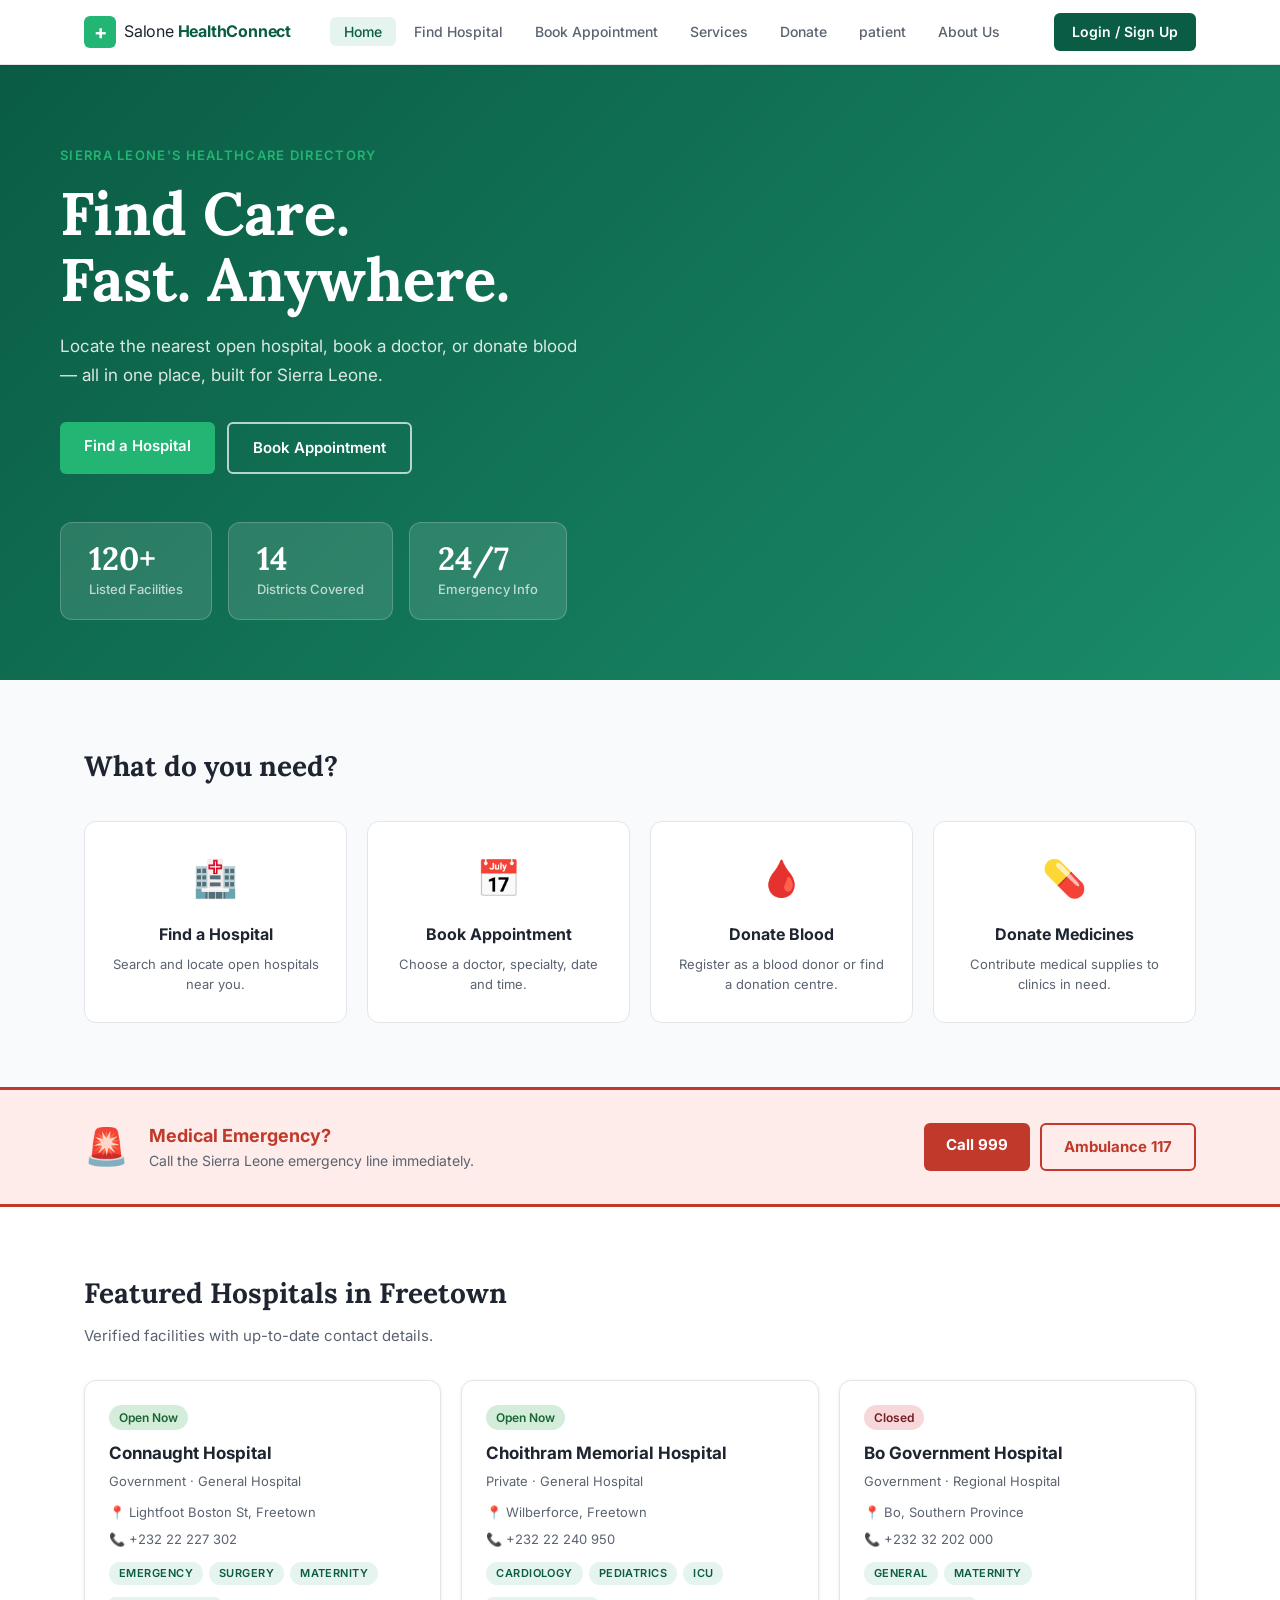
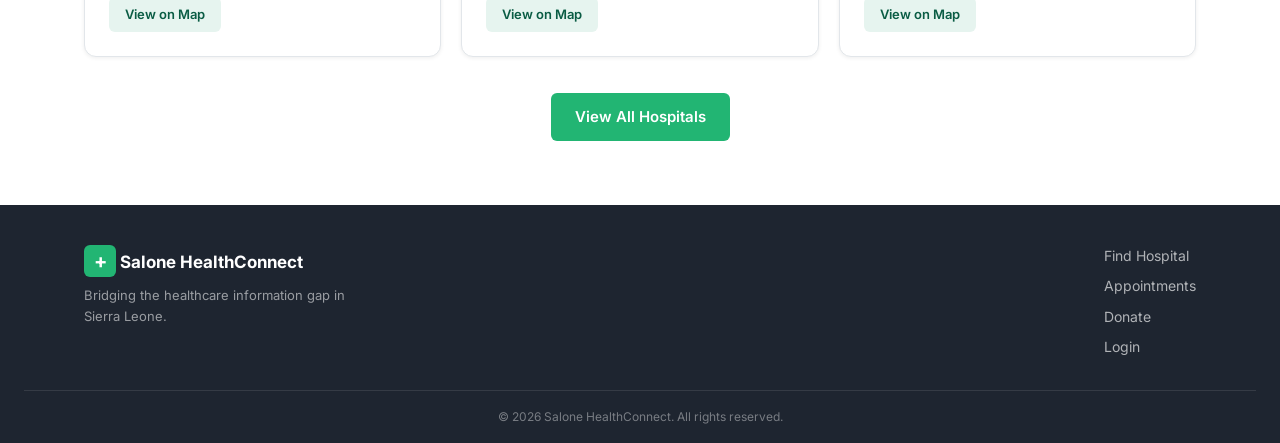
<file: index.html>
<!DOCTYPE html>
<html lang="en">
<head>
  <meta charset="UTF-8">
  <meta name="viewport" content="width=device-width, initial-scale=1.0">
  <title>Salone HealthConnect</title>

  <meta name="description"
        content="Salone HealthConnect helps people across Sierra Leone find hospitals, book appointments, and donate blood.">

  <link rel="stylesheet" href="style.css">

  <link href="https://fonts.googleapis.com/css2?family=Inter:wght@400;500;600;700&family=Lora:wght@600;700&display=swap" rel="stylesheet">
</head>
<body>

  <!-- NAVIGATION -->
  <nav class="navbar">
    <div class="nav-inner">
      <a href="index.html" class="brand">
        <span class="brand-cross">+</span>
        <span class="brand-name">Salone <strong>HealthConnect</strong></span>
      </a>

      <ul class="nav-links">
        <li><a href="index.html" class="active">Home</a></li>
        <li><a href="hospitals.html">Find Hospital</a></li>
        <li><a href="appointments.html">Book Appointment</a></li>
        <li><a href="service.html">Services</a></li>
        <li><a href="donate.html">Donate</a></li>
        <li><a href="patient-portal.html">patient</a></li>
        <li><a href="about_us.html">About Us</a></li>
      </ul>

      <a href="login.html" class="btn-nav">Login / Sign Up</a>

      <button class="hamburger" id="hamburger">
        &#9776;
      </button>
    </div>

    <div class="mobile-menu" id="mobileMenu">
      <a href="index.html">Home</a>
      <a href="hospitals.html">Find Hospital</a>
      <a href="appointments.html">Book Appointment</a>
      <a href="donate.html">Donate</a>
      <a href="about_us.html">About Us</a>
    </div>
  </nav>

  <!-- HERO -->
  <section class="hero">
    <div class="hero-content">
      <p class="hero-eyebrow">
        Sierra Leone's Healthcare Directory
      </p>

      <h1>
        Find Care.<br>
        Fast. Anywhere.
      </h1>

      <p class="hero-sub">
        Locate the nearest open hospital, book a doctor, or donate blood — all in one place, built for Sierra Leone.
      </p>

      <div class="hero-actions">
        <a href="hospitals.html" class="btn-primary">Find a Hospital</a>

        <a href="appointments.html" class="btn-outline">
          Book Appointment
        </a>
      </div>
    </div>

    <div class="hero-stats">
      <div class="stat-card">
        <span class="stat-num">120+</span>
        <span class="stat-label">Listed Facilities</span>
      </div>

      <div class="stat-card">
        <span class="stat-num">14</span>
        <span class="stat-label">Districts Covered</span>
      </div>

      <div class="stat-card">
        <span class="stat-num">24/7</span>
        <span class="stat-label">Emergency Info</span>
      </div>
    </div>
  </section>

  <!-- QUICK ACCESS -->
  <section class="quick-access">
    <div class="container">

      <h2 class="section-title">
        What do you need?
      </h2>

      <div class="qa-grid">

        <a href="hospitals.html" class="qa-card">
          <div class="qa-icon">🏥</div>
          <h3>Find a Hospital</h3>
          <p>Search and locate open hospitals near you.</p>
        </a>

        <a href="appointments.html" class="qa-card">
          <div class="qa-icon">📅</div>
          <h3>Book Appointment</h3>
          <p>Choose a doctor, specialty, date and time.</p>
        </a>

        <a href="donate.html" class="qa-card">
          <div class="qa-icon">🩸</div>
          <h3>Donate Blood</h3>
          <p>Register as a blood donor or find a donation centre.</p>
        </a>

        <a href="donate.html#items" class="qa-card">
          <div class="qa-icon">💊</div>
          <h3>Donate Medicines</h3>
          <p>Contribute medical supplies to clinics in need.</p>
        </a>

      </div>
    </div>
  </section>

  <!-- EMERGENCY -->
  <section class="emergency-banner">
    <div class="container">
      <div class="emergency-inner">

        <div class="emergency-icon">
          🚨
        </div>

        <div>
          <h3>Medical Emergency?</h3>
          <p>
            Call the Sierra Leone emergency line immediately.
          </p>
        </div>

        <div class="emergency-numbers">
          <a href="tel:999" class="btn-emergency">
            Call 999
          </a>

          <a href="tel:117" class="btn-emergency-outline">
            Ambulance 117
          </a>
        </div>

      </div>
    </div>
  </section>

  <!-- FEATURED HOSPITALS -->
  <section class="featured-hospitals">
    <div class="container">

      <h2 class="section-title">
        Featured Hospitals in Freetown
      </h2>

      <p class="section-sub">
        Verified facilities with up-to-date contact details.
      </p>

      <div class="hospital-grid">

        <div class="hospital-card">
          <div class="hospital-status open">Open Now</div>
          <h3>Connaught Hospital</h3>
          <p class="hospital-type">Government · General Hospital</p>
          <p class="hospital-address">📍 Lightfoot Boston St, Freetown</p>
          <p class="hospital-phone">📞 +232 22 227 302</p>

          <div class="hospital-tags">
            <span class="tag">Emergency</span>
            <span class="tag">Surgery</span>
            <span class="tag">Maternity</span>
          </div>

          <a href="hospitals.html" class="btn-small">
            View on Map
          </a>
        </div>

        <div class="hospital-card">
          <div class="hospital-status open">Open Now</div>
          <h3>Choithram Memorial Hospital</h3>
          <p class="hospital-type">Private · General Hospital</p>
          <p class="hospital-address">📍 Wilberforce, Freetown</p>
          <p class="hospital-phone">📞 +232 22 240 950</p>

          <div class="hospital-tags">
            <span class="tag">Cardiology</span>
            <span class="tag">Pediatrics</span>
            <span class="tag">ICU</span>
          </div>

          <a href="hospitals.html" class="btn-small">
            View on Map
          </a>
        </div>

        <div class="hospital-card">
          <div class="hospital-status closed">Closed</div>
          <h3>Bo Government Hospital</h3>
          <p class="hospital-type">Government · Regional Hospital</p>
          <p class="hospital-address">📍 Bo, Southern Province</p>
          <p class="hospital-phone">📞 +232 32 202 000</p>

          <div class="hospital-tags">
            <span class="tag">General</span>
            <span class="tag">Maternity</span>
          </div>

          <a href="hospitals.html" class="btn-small">
            View on Map
          </a>
        </div>

      </div>

      <div class="center-link">
        <a href="hospitals.html" class="btn-primary">
          View All Hospitals
        </a>
      </div>

    </div>
  </section>

  <!-- FOOTER -->
  <footer class="footer">

    <div class="container footer-inner">

      <div>
        <p class="brand-name-footer">
          <span class="brand-cross">+</span>
          Salone HealthConnect
        </p>

        <p class="footer-desc">
          Bridging the healthcare information gap in Sierra Leone.
        </p>
      </div>

      <div class="footer-links">
        <a href="hospitals.html">Find Hospital</a>
        <a href="appointments.html">Appointments</a>
        <a href="donate.html">Donate</a>
        <a href="login.html">Login</a>
      </div>

    </div>

    <div class="footer-bottom">
      <p>
        © 2026 Salone HealthConnect. All rights reserved.
      </p>
    </div>

  </footer>

  <!-- MOBILE MENU SCRIPT -->
  <script>
    document.getElementById("hamburger").addEventListener("click", function () {
      document.getElementById("mobileMenu").classList.toggle("open");
    });
  </script>

</body>
</html>
</file>
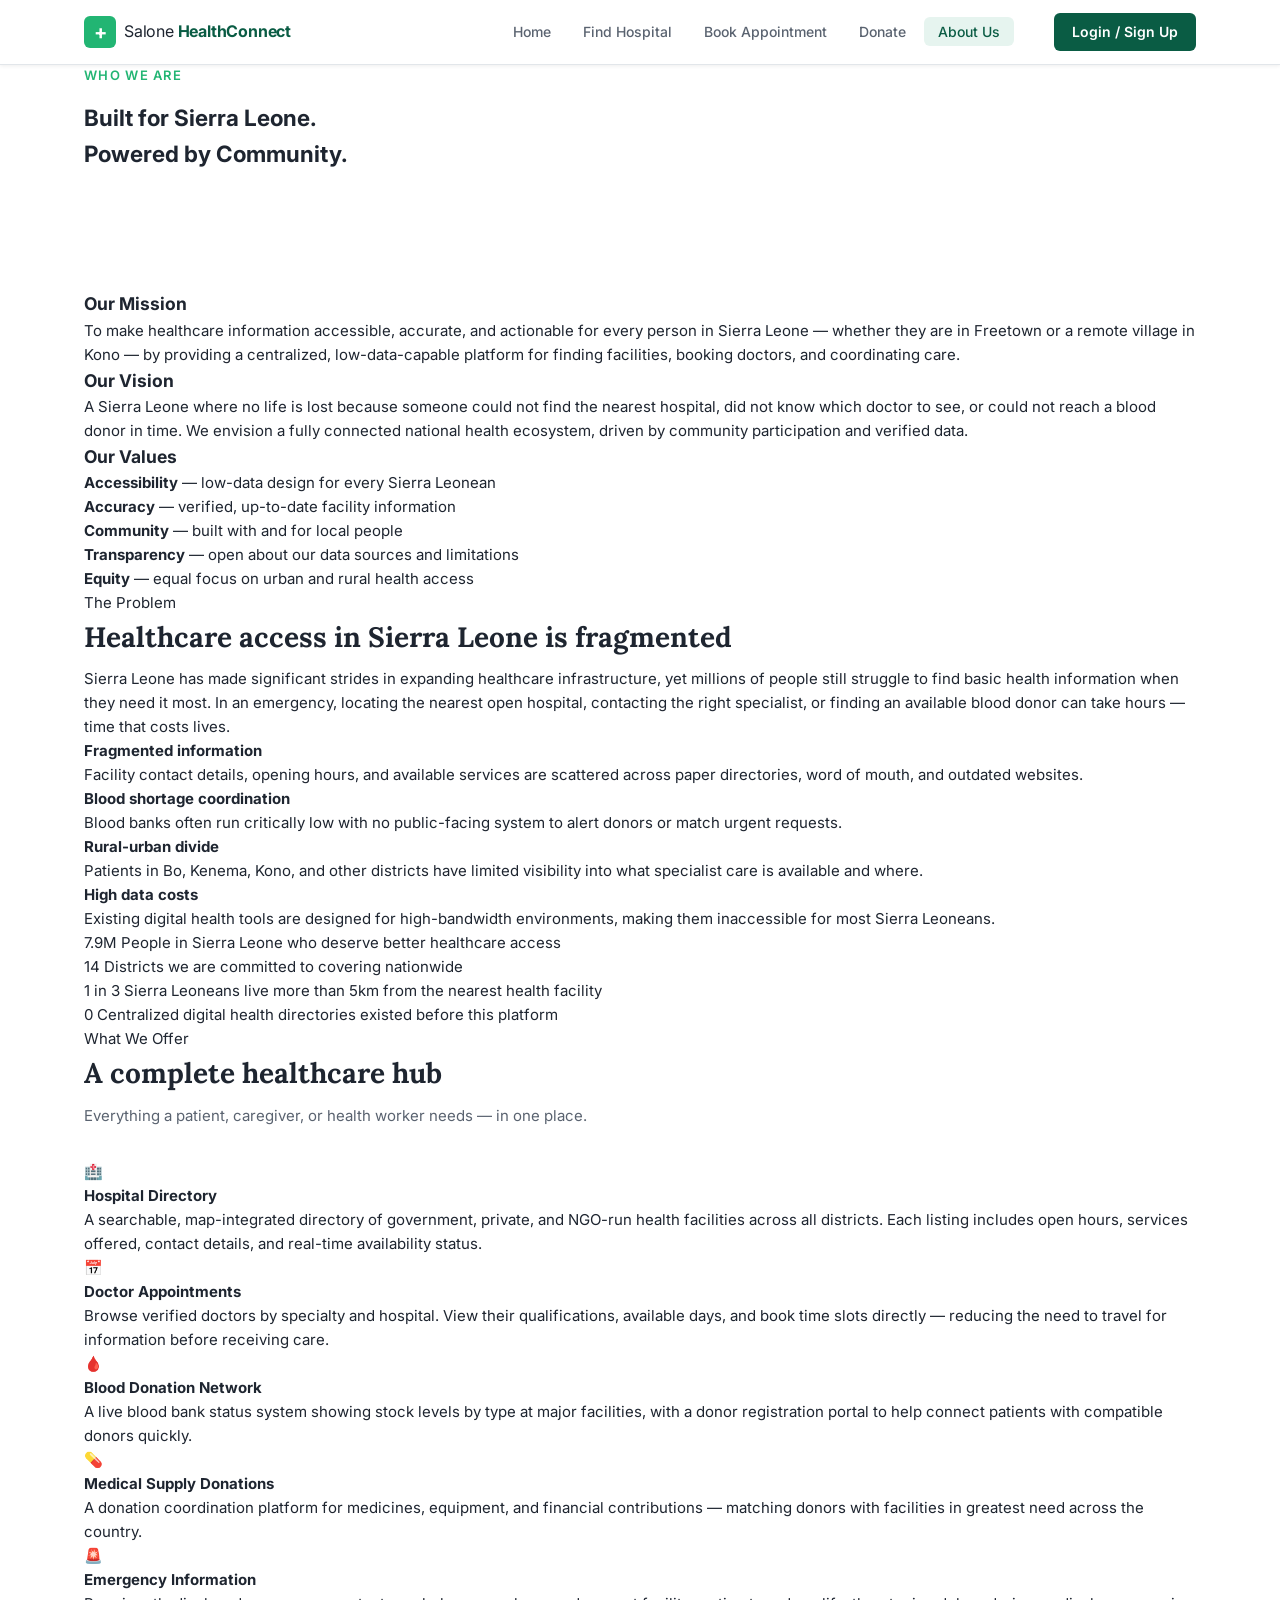
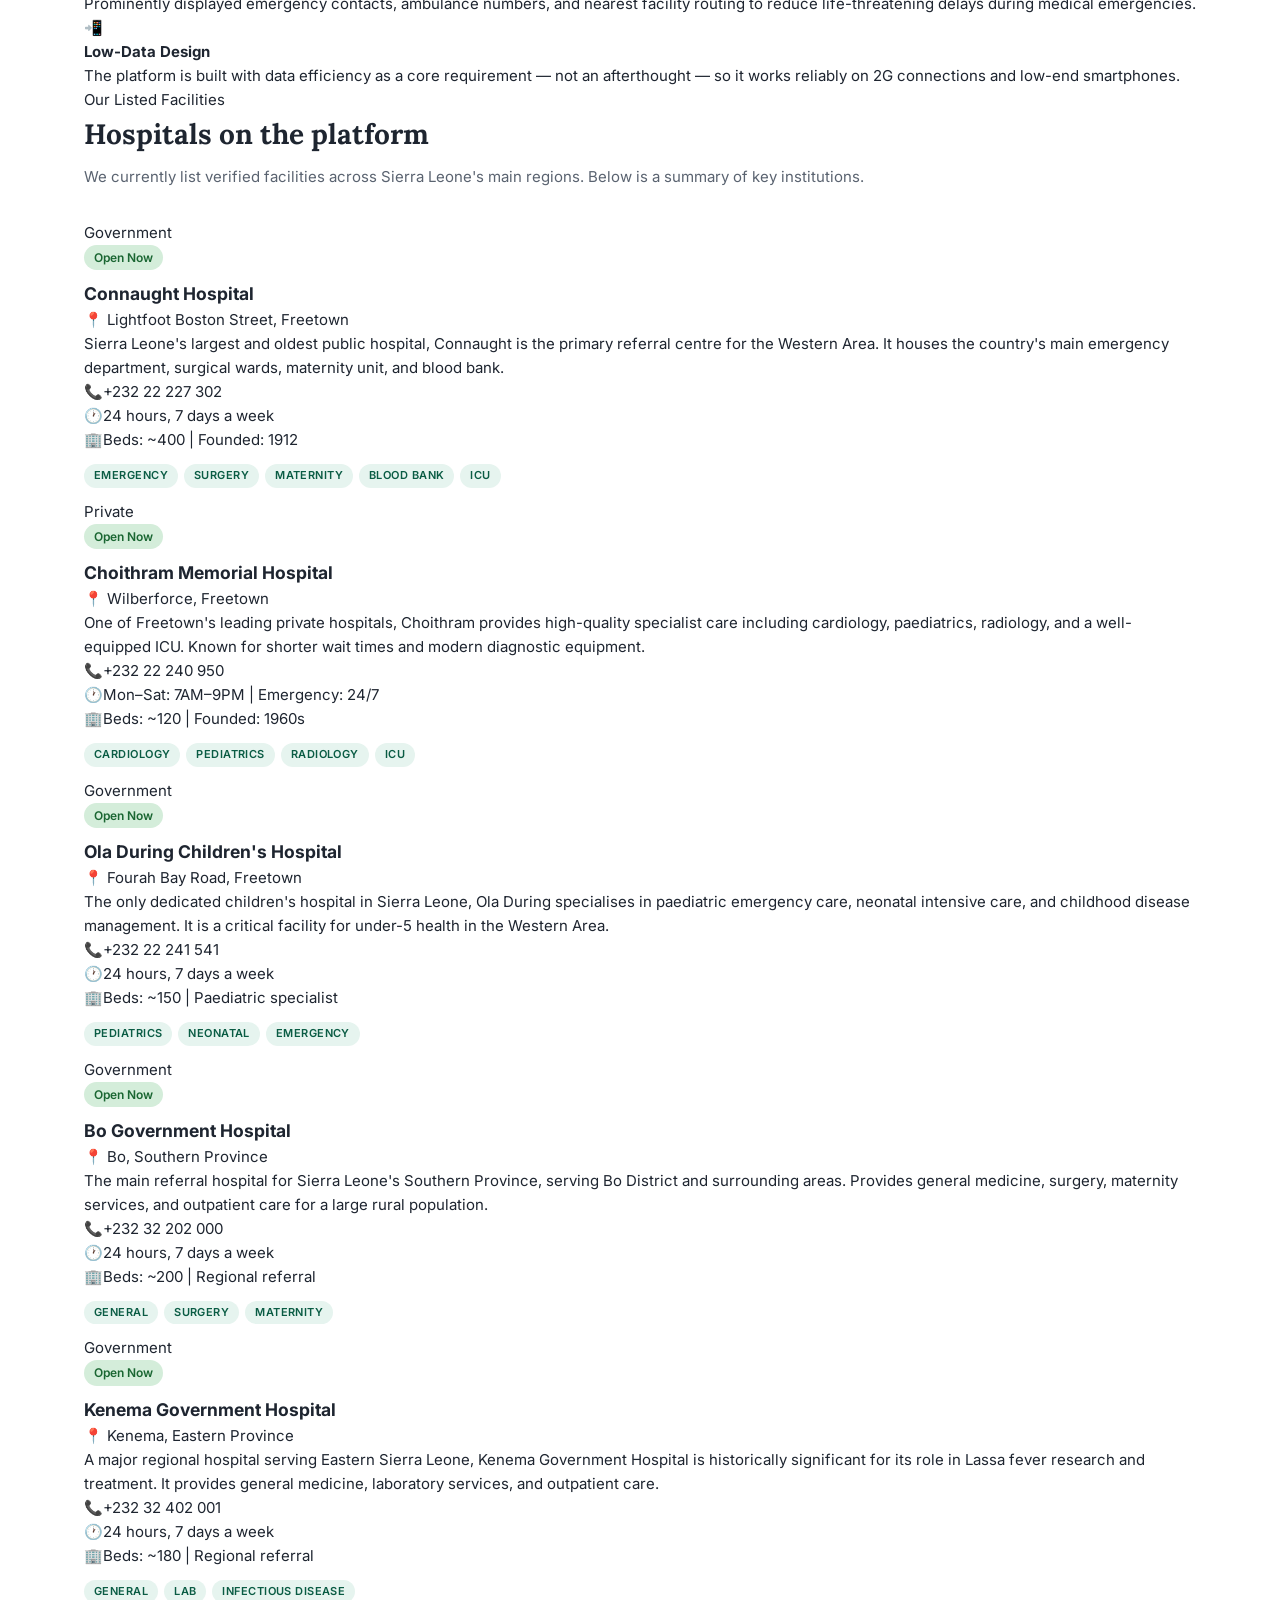
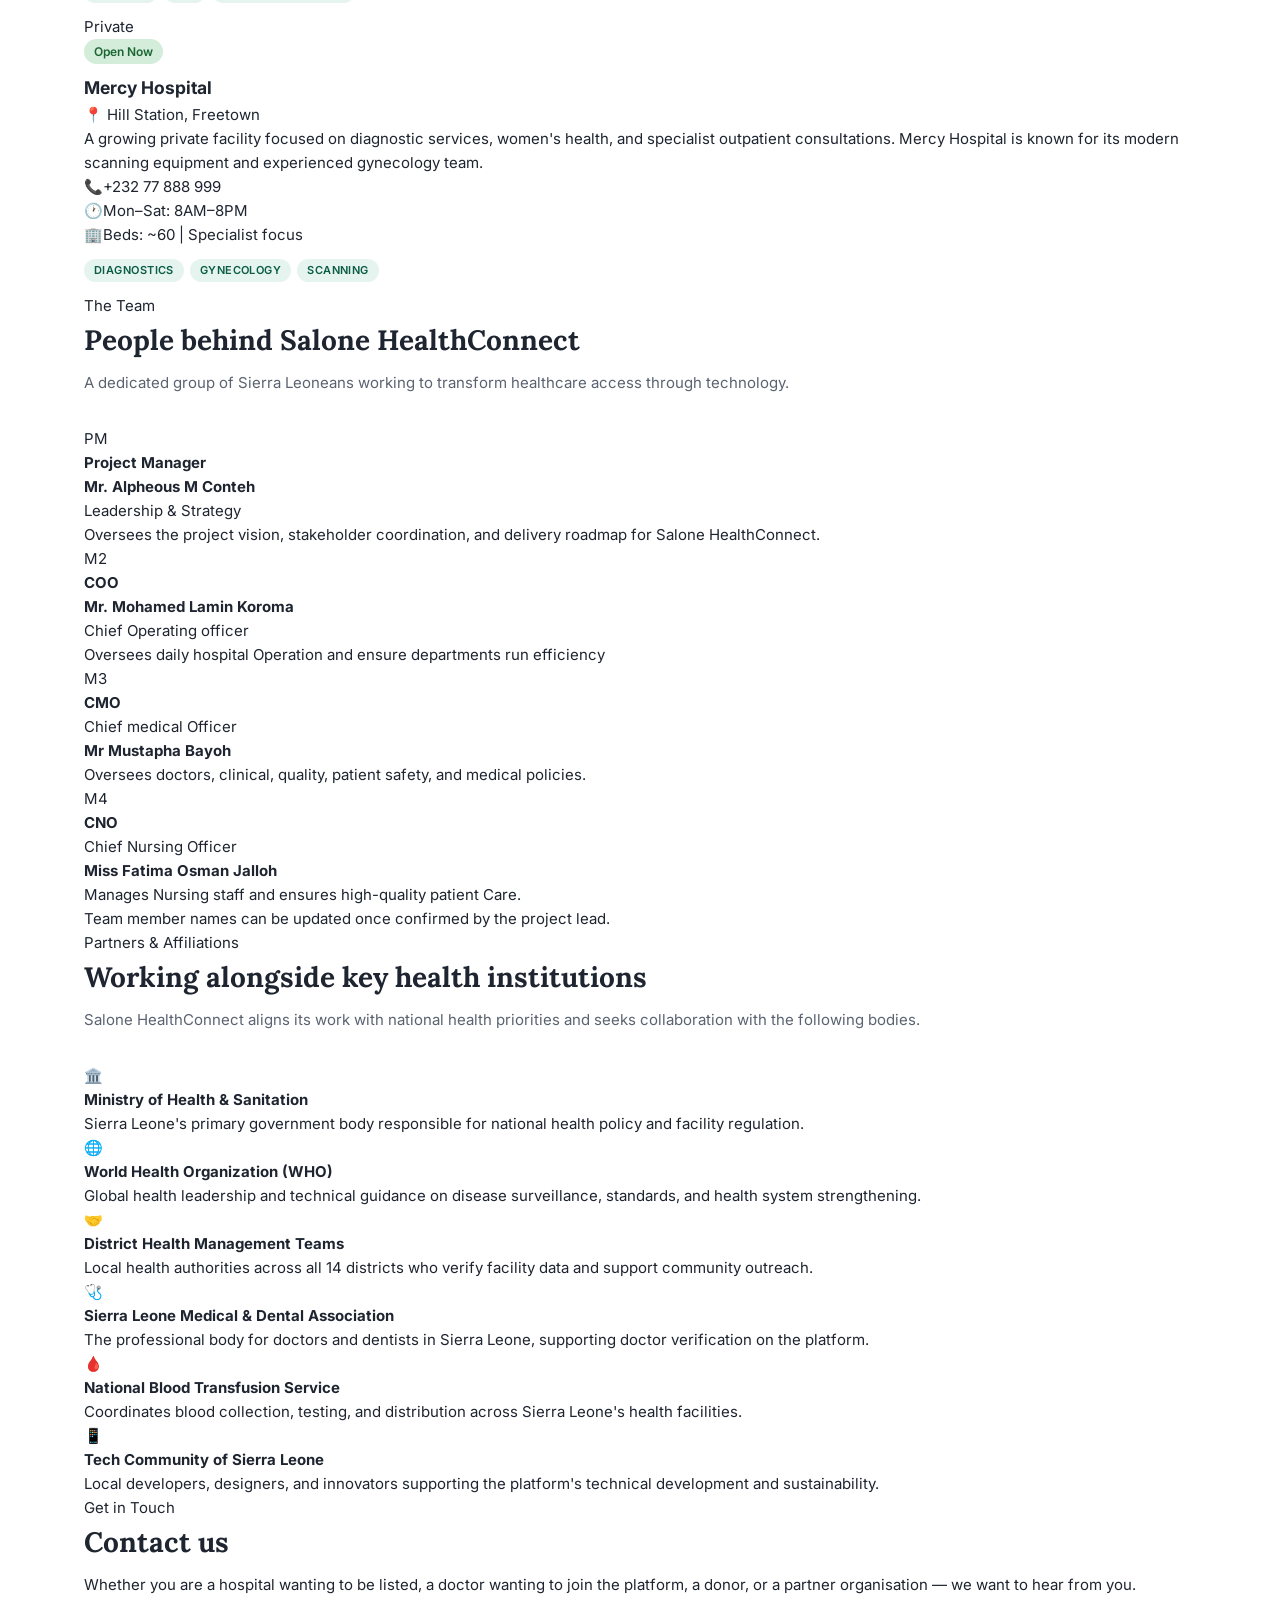
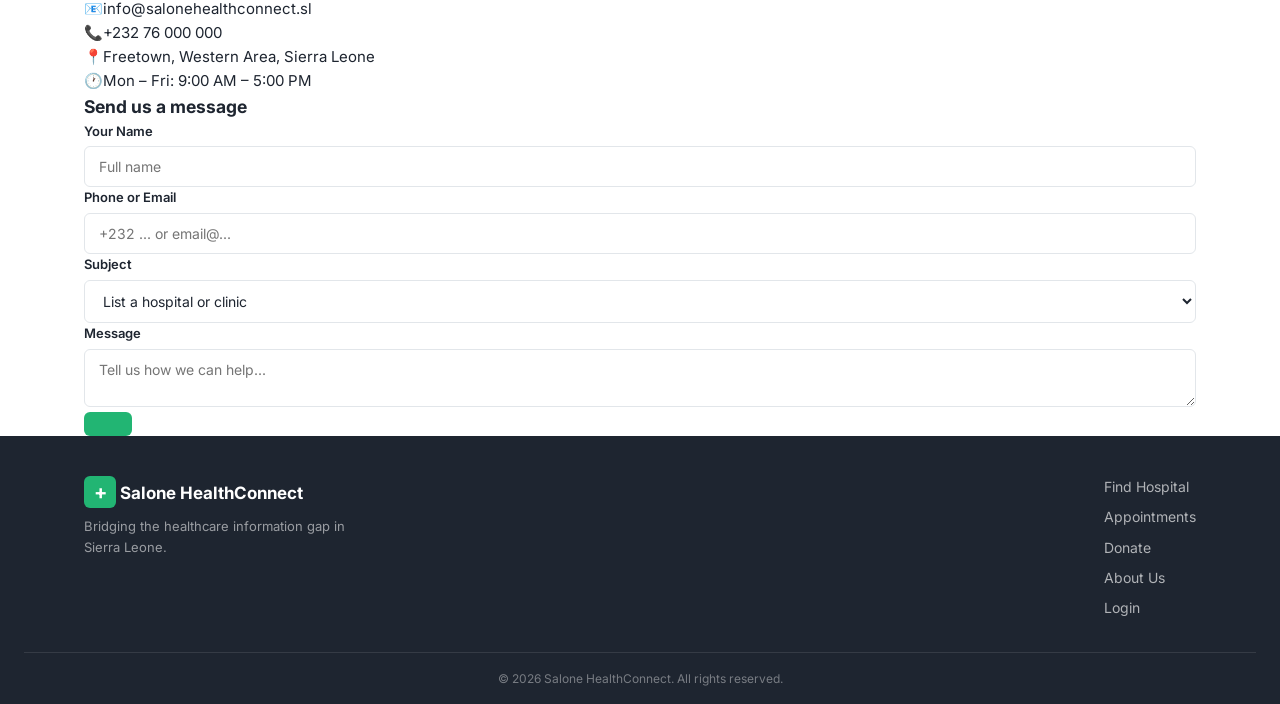
<file: about_us.html>
<!DOCTYPE html>
<html lang="en">
<head>
  <meta charset="UTF-8"/>
  <meta name="viewport" content="width=device-width, initial-scale=1.0"/>
  <title>About Us – Salone HealthConnect</title>
  <link rel="stylesheet" href="style.css"/>
  <link href="https://fonts.googleapis.com/css2?family=Inter:wght@400;500;600;700&family=Lora:wght@600;700&display=swap" rel="stylesheet"/>
</head>
<body>

  <nav class="navbar">
    <div class="nav-inner">
      <a href="index.html" class="brand">
        <span class="brand-cross">+</span>
        <span class="brand-name">Salone <strong>HealthConnect</strong></span>
      </a>
      <ul class="nav-links">
        <li><a href="index.html">Home</a></li>
        <li><a href="hospitals.html">Find Hospital</a></li>
        <li><a href="appointments.html">Book Appointment</a></li>
        <li><a href="donate.html">Donate</a></li>
        <li><a href="about_us.html" class="active">About Us</a></li>
      </ul>
      <a href="login.html" class="btn-nav">Login / Sign Up</a>
      <button class="hamburger" id="hamburger">&#9776;</button>
    </div>
    <div class="mobile-menu" id="mobileMenu">
      <a href="index.html">Home</a>
      <a href="hospitals.html">Find Hospital</a>
      <a href="appointments.html">Book Appointment</a>
      <a href="donate.html">Donate</a>
      <a href="about.html">About Us</a>
    </div>
  </nav>

  <!-- PAGE HERO -->
  <section class="about-hero">
    <div class="container">
      <p class="hero-eyebrow">Who We Are</p>
      <h1>Built for Sierra Leone.<br/>Powered by Community.</h1>
      <p class="hero-sub">Salone HealthConnect is a digital healthcare directory and advisory platform dedicated to bridging the gap between patients and medical services across all 14 districts of Sierra Leone.</p>
    </div>
  </section>

  <!-- MISSION & VISION -->
  <section class="about-mv">
    <div class="container">
      <div class="mv-grid">
        <div class="mv-card mission">
          <div class="mv-icon"></div>
          <h3>Our Mission</h3>
          <p>To make healthcare information accessible, accurate, and actionable for every person in Sierra Leone — whether they are in Freetown or a remote village in Kono — by providing a centralized, low-data-capable platform for finding facilities, booking doctors, and coordinating care.</p>
        </div>
        <div class="mv-card vision">
          <div class="mv-icon"></div>
          <h3>Our Vision</h3>
          <p>A Sierra Leone where no life is lost because someone could not find the nearest hospital, did not know which doctor to see, or could not reach a blood donor in time. We envision a fully connected national health ecosystem, driven by community participation and verified data.</p>
        </div>
        <div class="mv-card values">
          <div class="mv-icon"></div>
          <h3>Our Values</h3>
          <ul class="values-list">
            <li><strong>Accessibility</strong> — low-data design for every Sierra Leonean</li>
            <li><strong>Accuracy</strong> — verified, up-to-date facility information</li>
            <li><strong>Community</strong> — built with and for local people</li>
            <li><strong>Transparency</strong> — open about our data sources and limitations</li>
            <li><strong>Equity</strong> — equal focus on urban and rural health access</li>
          </ul>
        </div>
      </div>
    </div>
  </section>

  <!-- THE PROBLEM WE SOLVE -->
  <section class="about-problem">
    <div class="container">
      <div class="problem-inner">
        <div class="problem-text">
          <p class="section-eyebrow">The Problem</p>
          <h2 class="section-title">Healthcare access in Sierra Leone is fragmented</h2>
          <p>Sierra Leone has made significant strides in expanding healthcare infrastructure, yet millions of people still struggle to find basic health information when they need it most. In an emergency, locating the nearest open hospital, contacting the right specialist, or finding an available blood donor can take hours — time that costs lives.</p>
          <ul class="problem-list">
            <li>
              <span class="prob-icon"></span>
              <div>
                <strong>Fragmented information</strong>
                <p>Facility contact details, opening hours, and available services are scattered across paper directories, word of mouth, and outdated websites.</p>
              </div>
            </li>
            <li>
              <span class="prob-icon"></span>
              <div>
                <strong>Blood shortage coordination</strong>
                <p>Blood banks often run critically low with no public-facing system to alert donors or match urgent requests.</p>
              </div>
            </li>
            <li>
              <span class="prob-icon"></span>
              <div>
                <strong>Rural-urban divide</strong>
                <p>Patients in Bo, Kenema, Kono, and other districts have limited visibility into what specialist care is available and where.</p>
              </div>
            </li>
            <li>
              <span class="prob-icon"></span>
              <div>
                <strong>High data costs</strong>
                <p>Existing digital health tools are designed for high-bandwidth environments, making them inaccessible for most Sierra Leoneans.</p>
              </div>
            </li>
          </ul>
        </div>
        <div class="problem-visual">
          <div class="impact-stat-card">
            <span class="impact-num">7.9M</span>
            <span class="impact-label">People in Sierra Leone who deserve better healthcare access</span>
          </div>
          <div class="impact-stat-card">
            <span class="impact-num">14</span>
            <span class="impact-label">Districts we are committed to covering nationwide</span>
          </div>
          <div class="impact-stat-card">
            <span class="impact-num">1 in 3</span>
            <span class="impact-label">Sierra Leoneans live more than 5km from the nearest health facility</span>
          </div>
          <div class="impact-stat-card highlight">
            <span class="impact-num">0</span>
            <span class="impact-label">Centralized digital health directories existed before this platform</span>
          </div>
        </div>
      </div>
    </div>
  </section>

  <!-- WHAT WE OFFER -->
  <section class="about-offer">
    <div class="container">
      <p class="section-eyebrow">What We Offer</p>
      <h2 class="section-title">A complete healthcare hub</h2>
      <p class="section-sub">Everything a patient, caregiver, or health worker needs — in one place.</p>
      <div class="offer-grid">
        <div class="offer-item">
          <div class="offer-icon">🏥</div>
          <h4>Hospital Directory</h4>
          <p>A searchable, map-integrated directory of government, private, and NGO-run health facilities across all districts. Each listing includes open hours, services offered, contact details, and real-time availability status.</p>
        </div>
        <div class="offer-item">
          <div class="offer-icon">📅</div>
          <h4>Doctor Appointments</h4>
          <p>Browse verified doctors by specialty and hospital. View their qualifications, available days, and book time slots directly — reducing the need to travel for information before receiving care.</p>
        </div>
        <div class="offer-item">
          <div class="offer-icon">🩸</div>
          <h4>Blood Donation Network</h4>
          <p>A live blood bank status system showing stock levels by type at major facilities, with a donor registration portal to help connect patients with compatible donors quickly.</p>
        </div>
        <div class="offer-item">
          <div class="offer-icon">💊</div>
          <h4>Medical Supply Donations</h4>
          <p>A donation coordination platform for medicines, equipment, and financial contributions — matching donors with facilities in greatest need across the country.</p>
        </div>
        <div class="offer-item">
          <div class="offer-icon">🚨</div>
          <h4>Emergency Information</h4>
          <p>Prominently displayed emergency contacts, ambulance numbers, and nearest facility routing to reduce life-threatening delays during medical emergencies.</p>
        </div>
        <div class="offer-item">
          <div class="offer-icon">📲</div>
          <h4>Low-Data Design</h4>
          <p>The platform is built with data efficiency as a core requirement — not an afterthought — so it works reliably on 2G connections and low-end smartphones.</p>
        </div>
      </div>
    </div>
  </section>

  <!-- ABOUT THE HOSPITALS -->
  <section class="about-hospitals-section">
    <div class="container">
      <p class="section-eyebrow">Our Listed Facilities</p>
      <h2 class="section-title">Hospitals on the platform</h2>
      <p class="section-sub">We currently list verified facilities across Sierra Leone's main regions. Below is a summary of key institutions.</p>

      <div class="hosp-about-grid">

        <div class="hosp-about-card">
          <div class="hosp-about-header">
            <div class="hosp-about-badge gov">Government</div>
            <div class="hospital-status open">Open Now</div>
          </div>
          <h3>Connaught Hospital</h3>
          <p class="hosp-about-location">📍 Lightfoot Boston Street, Freetown</p>
          <p class="hosp-about-desc">Sierra Leone's largest and oldest public hospital, Connaught is the primary referral centre for the Western Area. It houses the country's main emergency department, surgical wards, maternity unit, and blood bank.</p>
          <div class="hosp-detail-row">
            <span>📞</span><span>+232 22 227 302</span>
          </div>
          <div class="hosp-detail-row">
            <span>🕐</span><span>24 hours, 7 days a week</span>
          </div>
          <div class="hosp-detail-row">
            <span>🏢</span><span>Beds: ~400 | Founded: 1912</span>
          </div>
          <div class="hospital-tags" style="margin-top:12px;">
            <span class="tag">Emergency</span>
            <span class="tag">Surgery</span>
            <span class="tag">Maternity</span>
            <span class="tag">Blood Bank</span>
            <span class="tag">ICU</span>
          </div>
        </div>

        <div class="hosp-about-card">
          <div class="hosp-about-header">
            <div class="hosp-about-badge private">Private</div>
            <div class="hospital-status open">Open Now</div>
          </div>
          <h3>Choithram Memorial Hospital</h3>
          <p class="hosp-about-location">📍 Wilberforce, Freetown</p>
          <p class="hosp-about-desc">One of Freetown's leading private hospitals, Choithram provides high-quality specialist care including cardiology, paediatrics, radiology, and a well-equipped ICU. Known for shorter wait times and modern diagnostic equipment.</p>
          <div class="hosp-detail-row">
            <span>📞</span><span>+232 22 240 950</span>
          </div>
          <div class="hosp-detail-row">
            <span>🕐</span><span>Mon–Sat: 7AM–9PM | Emergency: 24/7</span>
          </div>
          <div class="hosp-detail-row">
            <span>🏢</span><span>Beds: ~120 | Founded: 1960s</span>
          </div>
          <div class="hospital-tags" style="margin-top:12px;">
            <span class="tag">Cardiology</span>
            <span class="tag">Pediatrics</span>
            <span class="tag">Radiology</span>
            <span class="tag">ICU</span>
          </div>
        </div>

        <div class="hosp-about-card">
          <div class="hosp-about-header">
            <div class="hosp-about-badge gov">Government</div>
            <div class="hospital-status open">Open Now</div>
          </div>
          <h3>Ola During Children's Hospital</h3>
          <p class="hosp-about-location">📍 Fourah Bay Road, Freetown</p>
          <p class="hosp-about-desc">The only dedicated children's hospital in Sierra Leone, Ola During specialises in paediatric emergency care, neonatal intensive care, and childhood disease management. It is a critical facility for under-5 health in the Western Area.</p>
          <div class="hosp-detail-row">
            <span>📞</span><span>+232 22 241 541</span>
          </div>
          <div class="hosp-detail-row">
            <span>🕐</span><span>24 hours, 7 days a week</span>
          </div>
          <div class="hosp-detail-row">
            <span>🏢</span><span>Beds: ~150 | Paediatric specialist</span>
          </div>
          <div class="hospital-tags" style="margin-top:12px;">
            <span class="tag">Pediatrics</span>
            <span class="tag">Neonatal</span>
            <span class="tag">Emergency</span>
          </div>
        </div>

        <div class="hosp-about-card">
          <div class="hosp-about-header">
            <div class="hosp-about-badge gov">Government</div>
            <div class="hospital-status open">Open Now</div>
          </div>
          <h3>Bo Government Hospital</h3>
          <p class="hosp-about-location">📍 Bo, Southern Province</p>
          <p class="hosp-about-desc">The main referral hospital for Sierra Leone's Southern Province, serving Bo District and surrounding areas. Provides general medicine, surgery, maternity services, and outpatient care for a large rural population.</p>
          <div class="hosp-detail-row">
            <span>📞</span><span>+232 32 202 000</span>
          </div>
          <div class="hosp-detail-row">
            <span>🕐</span><span>24 hours, 7 days a week</span>
          </div>
          <div class="hosp-detail-row">
            <span>🏢</span><span>Beds: ~200 | Regional referral</span>
          </div>
          <div class="hospital-tags" style="margin-top:12px;">
            <span class="tag">General</span>
            <span class="tag">Surgery</span>
            <span class="tag">Maternity</span>
          </div>
        </div>

        <div class="hosp-about-card">
          <div class="hosp-about-header">
            <div class="hosp-about-badge gov">Government</div>
            <div class="hospital-status open">Open Now</div>
          </div>
          <h3>Kenema Government Hospital</h3>
          <p class="hosp-about-location">📍 Kenema, Eastern Province</p>
          <p class="hosp-about-desc">A major regional hospital serving Eastern Sierra Leone, Kenema Government Hospital is historically significant for its role in Lassa fever research and treatment. It provides general medicine, laboratory services, and outpatient care.</p>
          <div class="hosp-detail-row">
            <span>📞</span><span>+232 32 402 001</span>
          </div>
          <div class="hosp-detail-row">
            <span>🕐</span><span>24 hours, 7 days a week</span>
          </div>
          <div class="hosp-detail-row">
            <span>🏢</span><span>Beds: ~180 | Regional referral</span>
          </div>
          <div class="hospital-tags" style="margin-top:12px;">
            <span class="tag">General</span>
            <span class="tag">Lab</span>
            <span class="tag">Infectious Disease</span>
          </div>
        </div>

        <div class="hosp-about-card">
          <div class="hosp-about-header">
            <div class="hosp-about-badge private">Private</div>
            <div class="hospital-status open">Open Now</div>
          </div>
          <h3>Mercy Hospital</h3>
          <p class="hosp-about-location">📍 Hill Station, Freetown</p>
          <p class="hosp-about-desc">A growing private facility focused on diagnostic services, women's health, and specialist outpatient consultations. Mercy Hospital is known for its modern scanning equipment and experienced gynecology team.</p>
          <div class="hosp-detail-row">
            <span>📞</span><span>+232 77 888 999</span>
          </div>
          <div class="hosp-detail-row">
            <span>🕐</span><span>Mon–Sat: 8AM–8PM</span>
          </div>
          <div class="hosp-detail-row">
            <span>🏢</span><span>Beds: ~60 | Specialist focus</span>
          </div>
          <div class="hospital-tags" style="margin-top:12px;">
            <span class="tag">Diagnostics</span>
            <span class="tag">Gynecology</span>
            <span class="tag">Scanning</span>
          </div>
        </div>

      </div>

    </div>

  </section>   

  <!-- TEAM -->
  <section class="about-team">
    <div class="container">
      <p class="section-eyebrow">The Team</p>
      <h2 class="section-title">People behind Salone HealthConnect</h2>
      <p class="section-sub">A dedicated group of Sierra Leoneans working to transform healthcare access through technology.</p>
      <div class="team-grid">
        <div class="team-card">
          <div class="team-avatar">PM</div>
          <h4>Project Manager</h4>
          <h4>Mr. Alpheous M Conteh</h4>
          <p class="team-role">Leadership & Strategy</p>
          <p class="team-desc">Oversees the project vision, stakeholder coordination, and delivery roadmap for Salone HealthConnect.</p>
        </div>
        <div class="team-card">
          <div class="team-avatar">M2</div>
          <h4>COO</h4>
          <h4>Mr. Mohamed Lamin Koroma</h4>
          <p class="team-role">Chief Operating officer</p>
          <p class="team-desc">Oversees daily hospital Operation and ensure departments run efficiency</p>
        </div>
        <div class="team-card">
          <div class="team-avatar">M3</div>
          <h4>CMO</h4>
          <p class="team-role">Chief medical Officer</p>
          <h4>Mr Mustapha Bayoh</h4>
          <p class="team-desc">Oversees doctors, clinical, quality, patient safety, and medical policies.</p>
        </div>
        <div class="team-card">
          <div class="team-avatar">M4</div>
          <h4>CNO</h4>
          <p class="team-role">Chief Nursing Officer</p>
          <h4>Miss Fatima Osman Jalloh</h4>
          <p class="team-desc">Manages Nursing staff and ensures high-quality patient Care.</p>
        </div>
      </div>
      <p class="team-note">Team member names can be updated once confirmed by the project lead.</p>
    </div>
  </section>

  <!-- PARTNERS & AFFILIATIONS -->
  <section class="about-partners">
    <div class="container">
      <p class="section-eyebrow">Partners & Affiliations</p>
      <h2 class="section-title">Working alongside key health institutions</h2>
      <p class="section-sub">Salone HealthConnect aligns its work with national health priorities and seeks collaboration with the following bodies.</p>
      <div class="partners-grid">
        <div class="partner-card">
          <div class="partner-icon">🏛️</div>
          <h4>Ministry of Health & Sanitation</h4>
          <p>Sierra Leone's primary government body responsible for national health policy and facility regulation.</p>
        </div>
        <div class="partner-card">
          <div class="partner-icon">🌐</div>
          <h4>World Health Organization (WHO)</h4>
          <p>Global health leadership and technical guidance on disease surveillance, standards, and health system strengthening.</p>
        </div>
        <div class="partner-card">
          <div class="partner-icon">🤝</div>
          <h4>District Health Management Teams</h4>
          <p>Local health authorities across all 14 districts who verify facility data and support community outreach.</p>
        </div>
        <div class="partner-card">
          <div class="partner-icon">🩺</div>
          <h4>Sierra Leone Medical & Dental Association</h4>
          <p>The professional body for doctors and dentists in Sierra Leone, supporting doctor verification on the platform.</p>
        </div>
        <div class="partner-card">
          <div class="partner-icon">🩸</div>
          <h4>National Blood Transfusion Service</h4>
          <p>Coordinates blood collection, testing, and distribution across Sierra Leone's health facilities.</p>
        </div>
        <div class="partner-card">
          <div class="partner-icon">📱</div>
          <h4>Tech Community of Sierra Leone</h4>
          <p>Local developers, designers, and innovators supporting the platform's technical development and sustainability.</p>
        </div>
      </div>
    </div>
  </section>

  <!-- CONTACT -->
  <section class="about-contact">
    <div class="container">
      <div class="contact-inner">
        <div class="contact-text">
          <p class="section-eyebrow">Get in Touch</p>
          <h2 class="section-title">Contact us</h2>
          <p>Whether you are a hospital wanting to be listed, a doctor wanting to join the platform, a donor, or a partner organisation — we want to hear from you.</p>
          <div class="contact-details">
            <div class="contact-row">
              <span>📧</span><span>info@salonehealthconnect.sl</span>
            </div>
            <div class="contact-row">
              <span>📞</span><span>+232 76 000 000</span>
            </div>
            <div class="contact-row">
              <span>📍</span><span>Freetown, Western Area, Sierra Leone</span>
            </div>
            <div class="contact-row">
              <span>🕐</span><span>Mon – Fri: 9:00 AM – 5:00 PM</span>
            </div>
          </div>
        </div>
        <div class="contact-form-box">
          <h3>Send us a message</h3>
          <div class="contact-form">
            <div class="form-field">
              <label>Your Name</label>
              <input type="text" placeholder="Full name" required>
            </div>
            <div class="form-field">
              <label>Phone or Email</label>
              <input type="text"
              placeholder="+232 ... or email@..." 
              required>
             
            </div>
            <div class="form-field">
              <label>Subject</label>
              <select>
                <option>List a hospital or clinic</option>
                <option>Join as a doctor</option>
                <option>Partnership enquiry</option>
                <option>Report incorrect information</option>
                <option>General enquiry</option>
              </select>
            </div>
            <div class="form-field">
              <label>Message</label>
              <textarea placeholder="Tell us how we can help..."></textarea>
            </div>
            <button type="submit"
            class="btn-primary contact-btn">
            
          </div>
        </div>
      </div>
    </div>
  </section>

  <footer class="footer">
    <div class="container footer-inner">
      <div>
        <p class="brand-name-footer"><span class="brand-cross">+</span> Salone HealthConnect</p>
        <p class="footer-desc">Bridging the healthcare information gap in Sierra Leone.</p>
      </div>
      <div class="footer-links">
        <a href="hospitals.html">Find Hospital</a>
        <a href="appointments.html">Appointments</a>
        <a href="donate.html">Donate</a>
        <a href="about_us.html">About Us</a>
        <a href="login.html">Login</a>
      </div>
    </div>
    <div class="footer-bottom">
      <p>© 2026 Salone HealthConnect. All rights reserved.</p>
    </div>
  </footer>

  <script>
    document.getElementById('hamburger').addEventListener('click', function() {
      document.getElementById('mobileMenu').classList.toggle('open');
    });
  </script>
</body>
</html>
</file>
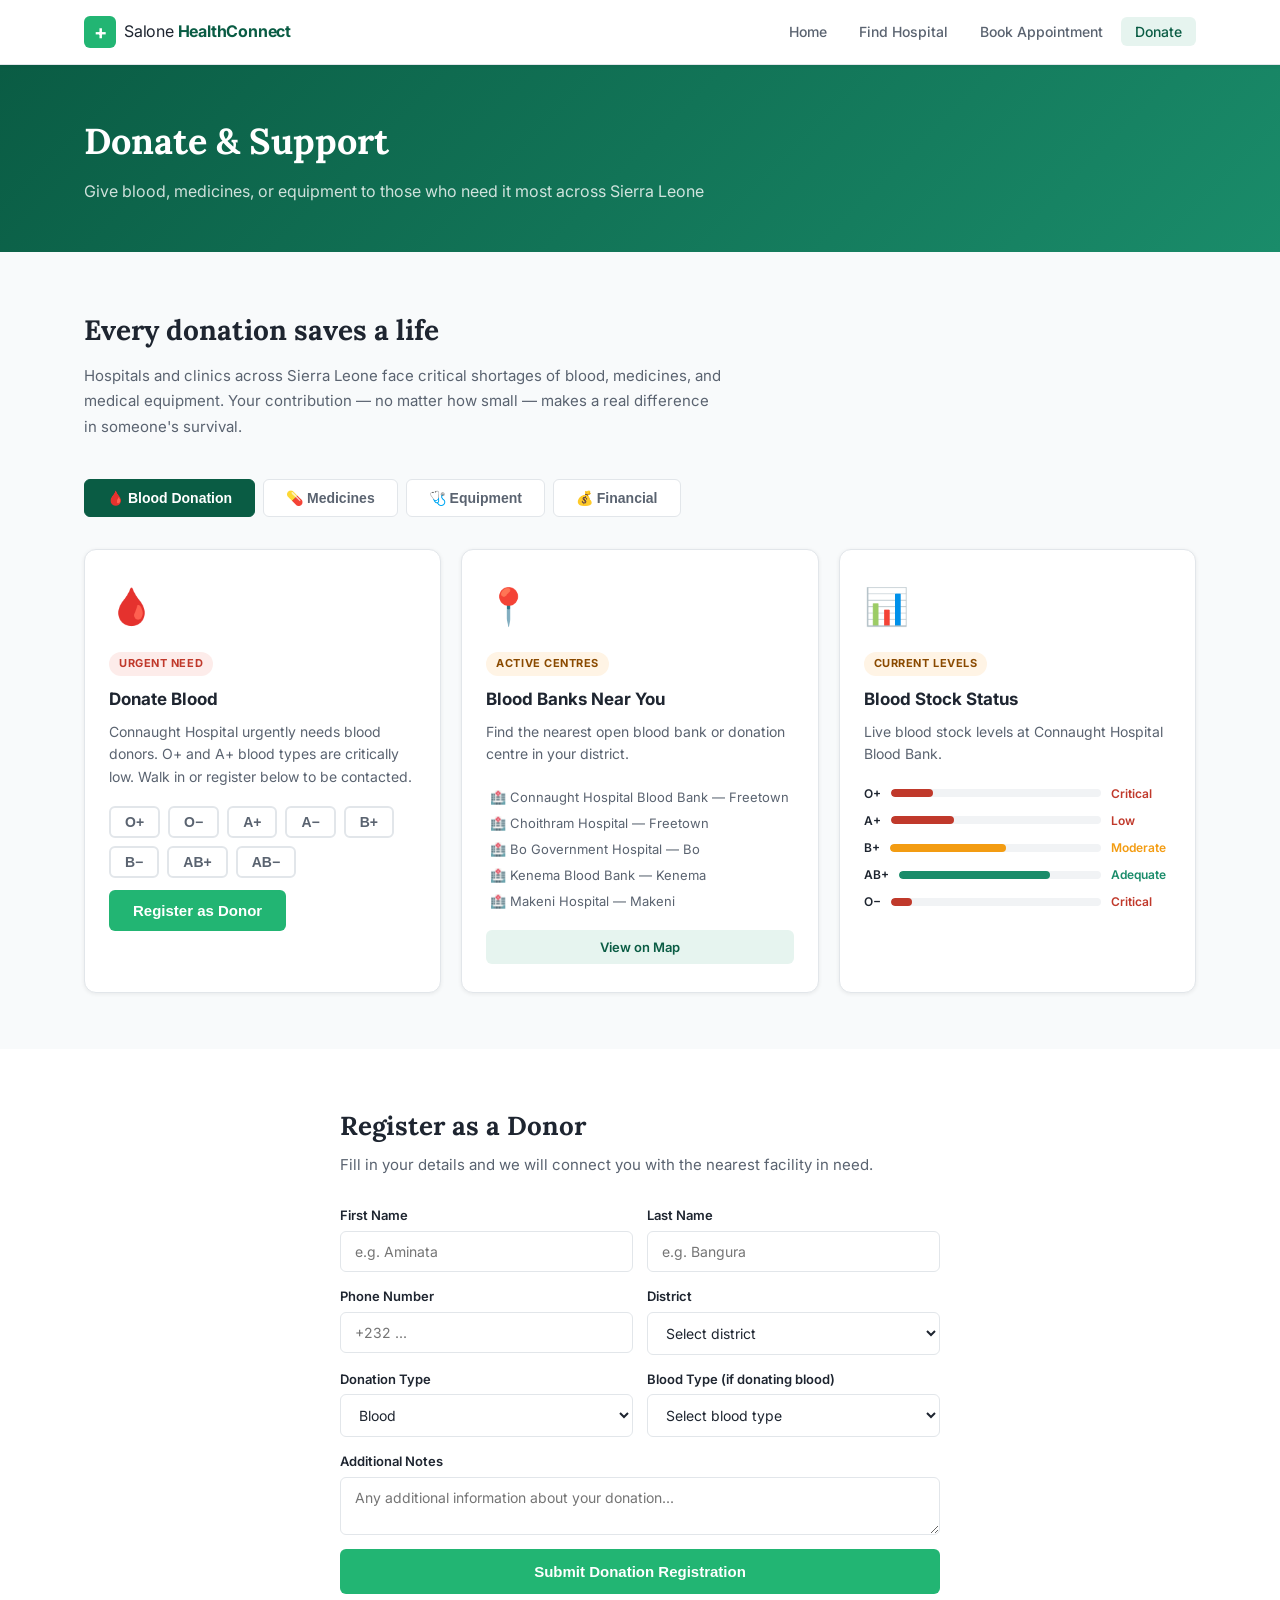
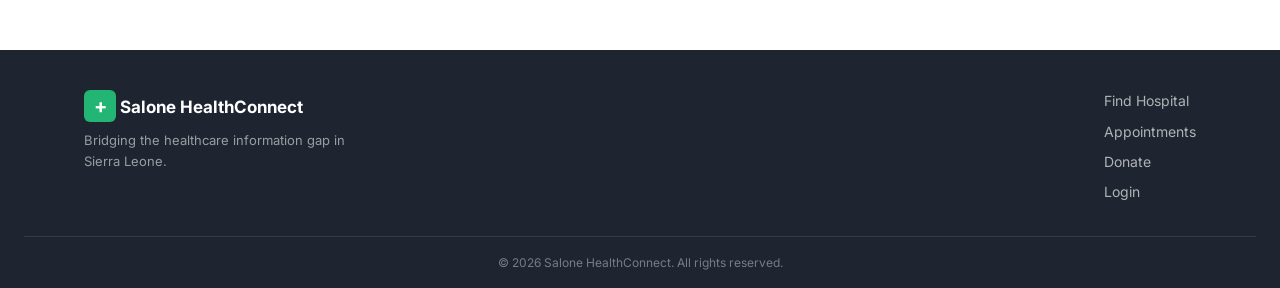
<file: donate.html>
<!DOCTYPE html>
<html lang="en">
<head>
  <meta charset="UTF-8"/>
  <meta name="viewport" content="width=device-width, initial-scale=1.0"/>
  <title>Donate – Salone HealthConnect</title>
  <link rel="stylesheet" href="style.css"/>
  <link href="https://fonts.googleapis.com/css2?family=Inter:wght@400;500;600;700&family=Lora:wght@600;700&display=swap" rel="stylesheet"/>
</head>
<body>

  <nav class="navbar">
    <div class="nav-inner">
      <a href="index.html" class="brand">
        <span class="brand-cross">+</span>
        <span class="brand-name">Salone <strong>HealthConnect</strong></span>
      </a>
    
      <ul class="nav-links">

        <li><a href="index.html">Home</a></li>
        <li><a href="hospitals.html">Find Hospital</a></li>
        <li><a href="appointments.html">Book Appointment</a></li>
        <li><a href="donate.html" class="active">Donate</a></li>
       
      </ul>
    </div>
     
    <div class="mobile-menu" id="mobileMenu">
      <a href="index.html">Home</a>
      <a href="hospitals.html">Find Hospital</a>
      <a href="appointments.html">Book Appointment</a>
      <a href="donate.html">Donate</a>
      <a href="about_us.html">About us</a>
    </div>
  </nav>

  <div class="page-header">
    <div class="container">
      <h1>Donate & Support</h1>
      <p>Give blood, medicines, or equipment to those who need it most across Sierra Leone</p>
    </div>
  </div>

  <!-- Donate Cards -->
  <section class="donate-section" id="items">
    <div class="container">

      <div class="donate-intro">
        <h2>Every donation saves a life</h2>
        <p>Hospitals and clinics across Sierra Leone face critical shortages of blood, medicines, and medical equipment. Your contribution — no matter how small — makes a real difference in someone's survival.</p>
      </div>

      <!-- Tabs -->
      <div class="donate-tabs">
        <button class="tab-btn active" onclick="switchTab(this, 'blood')">🩸 Blood Donation</button>
        <button class="tab-btn" onclick="switchTab(this, 'medicines')">💊 Medicines</button>
        <button class="tab-btn" onclick="switchTab(this, 'equipment')">🩺 Equipment</button>
        <button class="tab-btn" onclick="switchTab(this, 'financial')">💰 Financial</button>
      </div>

      <!-- Blood Donation -->
      <div class="donate-grid" id="tab-blood">

        <div class="donate-card">
          <div class="donate-card-icon">🩸</div>
          <span class="urgency-badge urgent">Urgent Need</span>
          <h3>Donate Blood</h3>
          <p>Connaught Hospital urgently needs blood donors. O+ and A+ blood types are critically low. Walk in or register below to be contacted.</p>
          <div class="blood-types">
            <button class="blood-type-btn">O+</button>
            <button class="blood-type-btn">O−</button>
            <button class="blood-type-btn">A+</button>
            <button class="blood-type-btn">A−</button>
            <button class="blood-type-btn">B+</button>
            <button class="blood-type-btn">B−</button>
            <button class="blood-type-btn">AB+</button>
            <button class="blood-type-btn">AB−</button>
          </div>
          <button class="btn-primary" onclick="scrollToForm()">Register as Donor</button>
        </div>

        <div class="donate-card">
          <div class="donate-card-icon">📍</div>
          <span class="urgency-badge">Active Centres</span>
          <h3>Blood Banks Near You</h3>
          <p>Find the nearest open blood bank or donation centre in your district.</p>
          <ul style="font-size:13px; color:var(--text-muted); line-height:2; margin-bottom:16px; padding-left: 4px;">
            <li>🏥 Connaught Hospital Blood Bank — Freetown</li>
            <li>🏥 Choithram Hospital — Freetown</li>
            <li>🏥 Bo Government Hospital — Bo</li>
            <li>🏥 Kenema Blood Bank — Kenema</li>
            <li>🏥 Makeni Hospital — Makeni</li>
          </ul>
          <a href="hospitals.html" class="btn-small" style="display:inline-block; width:100%; text-align:center;">View on Map</a>
        </div>

        <div class="donate-card">
          <div class="donate-card-icon">📊</div>
          <span class="urgency-badge">Current Levels</span>
          <h3>Blood Stock Status</h3>
          <p>Live blood stock levels at Connaught Hospital Blood Bank.</p>
          <div style="display:flex; flex-direction:column; gap:8px; margin: 12px 0;">
            <div class="stock-row"><span>O+</span><div class="stock-bar"><div class="stock-fill low" style="width:20%"></div></div><span class="stock-label low">Critical</span></div>
            <div class="stock-row"><span>A+</span><div class="stock-bar"><div class="stock-fill low" style="width:30%"></div></div><span class="stock-label low">Low</span></div>
            <div class="stock-row"><span>B+</span><div class="stock-bar"><div class="stock-fill mid" style="width:55%"></div></div><span class="stock-label mid">Moderate</span></div>
            <div class="stock-row"><span>AB+</span><div class="stock-bar"><div class="stock-fill ok" style="width:75%"></div></div><span class="stock-label ok">Adequate</span></div>
            <div class="stock-row"><span>O−</span><div class="stock-bar"><div class="stock-fill low" style="width:10%"></div></div><span class="stock-label low">Critical</span></div>
          </div>
        </div>

      </div>

      <!-- Medicines (hidden by default) -->
      <div class="donate-grid" id="tab-medicines" style="display:none;">
        <div class="donate-card">
          <div class="donate-card-icon">💊</div>
          <span class="urgency-badge urgent">Needed Now</span>
          <h3>Malaria Medications</h3>
          <p>ACT (Artemisinin-based Combination Therapy) medications are critically needed at rural health centres in Tonkolili and Kono districts.</p>
          <button class="btn-primary" onclick="scrollToForm()">Donate Medicines</button>
        </div>
        <div class="donate-card">
          <div class="donate-card-icon">🩹</div>
          <span class="urgency-badge">Needed</span>
          <h3>Wound Care Supplies</h3>
          <p>Bandages, antiseptics, and wound dressing kits are needed at emergency departments across Freetown.</p>
          <button class="btn-primary" onclick="scrollToForm()">Donate Supplies</button>
        </div>
        <div class="donate-card">
          <div class="donate-card-icon">👶</div>
          <span class="urgency-badge urgent">Urgent</span>
          <h3>Maternal Health Supplies</h3>
          <p>Iron supplements, folic acid, and prenatal vitamins for pregnant women in under-served communities.</p>
          <button class="btn-primary" onclick="scrollToForm()">Donate Now</button>
        </div>
      </div>

      <!-- Equipment (hidden by default) -->
      <div class="donate-grid" id="tab-equipment" style="display:none;">
        <div class="donate-card">
          <div class="donate-card-icon">🩺</div>
          <span class="urgency-badge urgent">Critical</span>
          <h3>Diagnostic Equipment</h3>
          <p>Blood pressure monitors, glucometers, and pulse oximeters are needed at community health posts in rural districts.</p>
          <button class="btn-primary" onclick="scrollToForm()">Donate Equipment</button>
        </div>
        <div class="donate-card">
          <div class="donate-card-icon">🔬</div>
          <span class="urgency-badge">Needed</span>
          <h3>Lab Supplies</h3>
          <p>Test kits for malaria, HIV, and TB rapid testing for district hospitals with limited lab capacity.</p>
          <button class="btn-primary" onclick="scrollToForm()">Donate Supplies</button>
        </div>
        <div class="donate-card">
          <div class="donate-card-icon">🛏️</div>
          <span class="urgency-badge">Needed</span>
          <h3>Hospital Furniture</h3>
          <p>Hospital beds, mattresses, and wheelchairs for expanding wards in government hospitals in Bo and Kenema.</p>
          <button class="btn-primary" onclick="scrollToForm()">Donate Furniture</button>
        </div>
      </div>

      <!-- Financial (hidden by default) -->
      <div class="donate-grid" id="tab-financial" style="display:none;">
        <div class="donate-card">
          <div class="donate-card-icon">💰</div>
          <span class="urgency-badge">Open</span>
          <h3>General Health Fund</h3>
          <p>Contribute to the Salone HealthConnect general fund which supports underfunded clinics and emergency care access.</p>
          <button class="btn-primary" onclick="scrollToForm()">Donate Money</button>
        </div>
        <div class="donate-card">
          <div class="donate-card-icon">🏫</div>
          <span class="urgency-badge">Open</span>
          <h3>Community Clinic Support</h3>
          <p>Sponsor a community health post for a month — covering medicines, supplies and health worker incentives.</p>
          <button class="btn-primary" onclick="scrollToForm()">Become a Sponsor</button>
        </div>
        <div class="donate-card">
          <div class="donate-card-icon">👩‍⚕️</div>
          <span class="urgency-badge">Open</span>
          <h3>Health Worker Training</h3>
          <p>Fund training for community health workers in remote districts who serve as the first line of care.</p>
          <button class="btn-primary" onclick="scrollToForm()">Fund Training</button>
        </div>
      </div>

    </div>
  </section>

  <!-- Donor Registration Form -->
  <section class="donate-form-section" id="donorForm">
    <div class="container">
      <div class="donate-form-wrap">
        <h2>Register as a Donor</h2>
        <p>Fill in your details and we will connect you with the nearest facility in need.</p>

        <div class="form-grid">
          <div class="form-field">
            <label>First Name</label>
           <input type="text" id="firstName" placeholder="e.g. Aminata"/>
          </div>
          <div class="form-field">
            <label>Last Name</label>
            <input type="text" id="lastName" placeholder="e.g. Bangura"/>
          </div>
          <div class="form-field">
            <label>Phone Number</label>
            <input type="tel" id="phoneNumber" placeholder="+232 ..."/>
          </div>
          <div class="form-field">
             <label>District</label>
              <select id="district">
               <option value="">Select district</option>
               <option>Western Area Urban</option>
               <option>Western Area Rural</option>
               <option>Bo</option>
               <option>Kenema</option>
               <option>Makeni</option>
               <option>Kono</option>
               <option>Port Loko</option>
               <option>Tonkolili</option>
              </select>
           </div>
          <div class="form-field">
            <label>Donation Type</label>
            <select id="donationType">
              <option>Blood</option>
              <option>Medicines</option>
              <option>Equipment</option>
              <option>Financial</option>
            </select>
         </div>
          <div class="form-field">
            <label>Blood Type (if donating blood)</label>
            <select id="bloodType">
              <option value="">Select blood type</option>
              <option>O+</option>
              <option>O−</option>
              <option>A+</option>
              <option>A−</option>
              <option>B+</option>
              <option>B−</option>
              <option>AB+</option>
              <option>AB−</option>
            </select>
          </div>
          <div class="form-field full">
            <label>Additional Notes</label>
            <textarea id="notes"placeholder="Any additional information about your donation..."></textarea>
          </div>
        </div>
       <button class="btn-primary"style="width:100%; padding:14px; font-size:15px;"onclick="submitDonation()">Submit Donation Registration</button>
      </div>
    </div>
  </section>

  <footer class="footer">
    <div class="container footer-inner">
      <div>
        <p class="brand-name-footer"><span class="brand-cross">+</span> Salone HealthConnect</p>
        <p class="footer-desc">Bridging the healthcare information gap in Sierra Leone.</p>
      </div>
      <div class="footer-links">
        <a href="hospitals.html">Find Hospital</a>
        <a href="appointments.html">Appointments</a>
        <a href="donate.html">Donate</a>
        <a href="login.html">Login</a>
      </div>
    </div>
    <div class="footer-bottom">
      <p>© 2026 Salone HealthConnect. All rights reserved.</p>
    </div>
  </footer>

  <style>
    .stock-row { display:flex; align-items:center; gap:10px; font-size:12px; font-weight:600; }
    .stock-bar { flex:1; height:8px; background:var(--gray-100); border-radius:20px; overflow:hidden; }
    .stock-fill { height:100%; border-radius:20px; transition: width 0.4s; }
    .stock-fill.low  { background:#C0392B; }
    .stock-fill.mid  { background:#F39C12; }
    .stock-fill.ok   { background:#1A8C6A; }
    .stock-label.low  { color:#C0392B; min-width:60px; }
    .stock-label.mid  { color:#F39C12; min-width:60px; }
    .stock-label.ok   { color:#1A8C6A; min-width:60px; }
  </style>
  <script>

  // Switch donation tabs
  function switchTab(btn, tabId) {
    document.querySelectorAll('.tab-btn').forEach(b => b.classList.remove('active'));
    btn.classList.add('active');

    ['blood', 'medicines', 'equipment', 'financial'].forEach(id => {
      document.getElementById('tab-' + id).style.display =
        (id === tabId) ? 'grid' : 'none';
    });
  }

  // Scroll to donor form
  function scrollToForm() {
    document.getElementById('donorForm').scrollIntoView({
      behavior: 'smooth'
    });
  }

  // Blood type buttons
  document.querySelectorAll('.blood-type-btn').forEach(btn => {
    btn.addEventListener('click', () => {
      document.querySelectorAll('.blood-type-btn')
        .forEach(b => b.classList.remove('active'));

      btn.classList.add('active');
    });
  });

  // Hamburger menu (safe)
  const hamburger = document.getElementById("hamburger");

  if (hamburger) {
    hamburger.addEventListener("click", function () {
      document.getElementById("mobileMenu").classList.toggle("open");
    });
  }

  // Submit donor registration
  function submitDonation() {

    let firstName = document.getElementById("firstName").value.trim();
    let lastName = document.getElementById("lastName").value.trim();
    let phoneNumber = document.getElementById("phoneNumber").value.trim();
    let district = document.getElementById("district").value;
    let donationType = document.getElementById("donationType").value;
    let bloodType = document.getElementById("bloodType").value;
    let notes = document.getElementById("notes").value.trim();

    if (
      firstName === "" ||
      lastName === "" ||
      phoneNumber === "" ||
      district === ""
    ) {
      alert("Please fill in all required fields.");
      return;
    }

    let donor = {
      firstName,
      lastName,
      phoneNumber,
      district,
      donationType,
      bloodType,
      notes
    };

    // Save to localStorage
    let donors = JSON.parse(localStorage.getItem("donors")) || [];
    donors.push(donor);
    localStorage.setItem("donors", JSON.stringify(donors));

    alert(
      "✅ Donation registration successful!\n\n" +
      "Name: " + firstName + " " + lastName +
      "\nPhone: " + phoneNumber +
      "\nDistrict: " + district +
      "\nDonation Type: " + donationType
    );

    // Clear form
    document.getElementById("firstName").value = "";
    document.getElementById("lastName").value = "";
    document.getElementById("phoneNumber").value = "";
    document.getElementById("district").selectedIndex = 0;
    document.getElementById("donationType").selectedIndex = 0;
    document.getElementById("bloodType").selectedIndex = 0;
    document.getElementById("notes").value = "";
  }

</script>

</body>
</html>
</file>
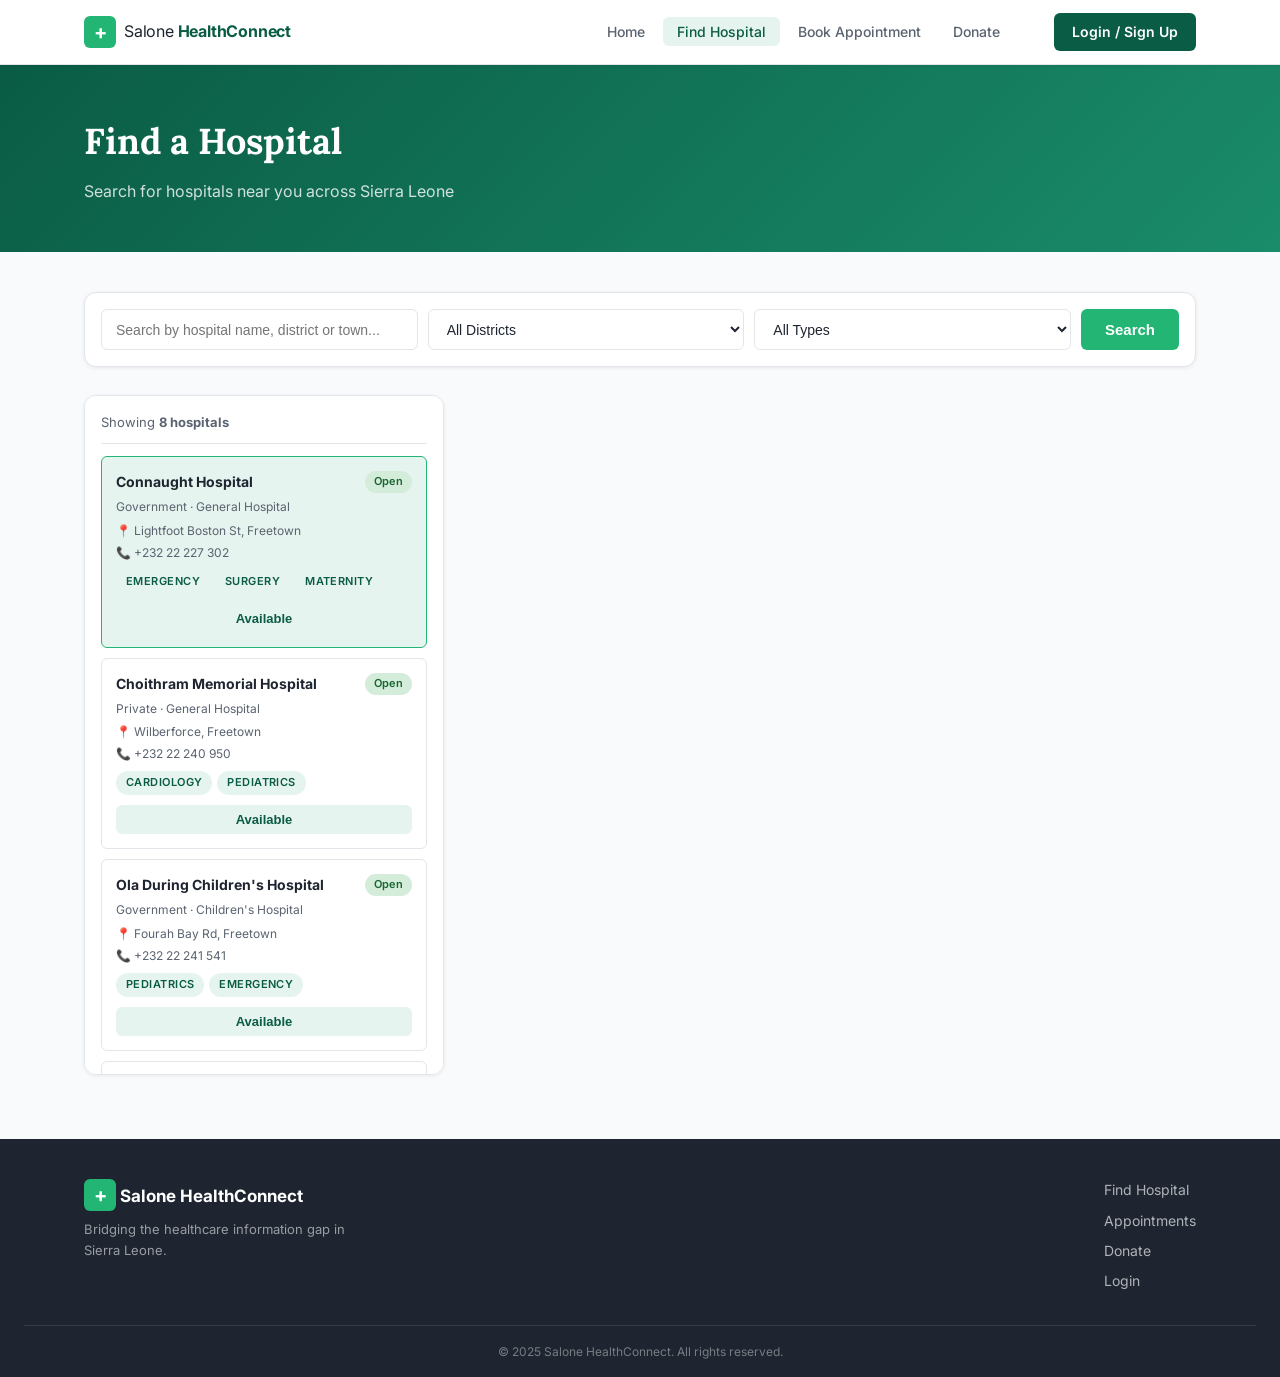
<file: hospitals.html>
<!DOCTYPE html>
<html lang="en">
<head>
  <meta charset="UTF-8"/>
  <meta name="viewport" content="width=device-width, initial-scale=1.0"/>
  <title>Find a Hospital – Salone HealthConnect</title>
  <link rel="stylesheet" href="style.css"/>
  <link href="https://fonts.googleapis.com/css2?family=Inter:wght@400;500;600;700&family=Lora:wght@600;700&display=swap" rel="stylesheet"/>
</head>
<body>

  <nav class="navbar">
    <div class="nav-inner">
      <a href="index.html" class="brand">
        <span class="brand-cross">+</span>
        <span class="brand-name">Salone <strong>HealthConnect</strong></span>
      </a>
      <ul class="nav-links">
        <li><a href="index.html">Home</a></li>
        <li><a href="hospitals.html" class="active">Find Hospital</a></li>
        <li><a href="appointments.html">Book Appointment</a></li>
        <li><a href="donate.html">Donate</a></li>
      </ul>
      <a href="login.html" class="btn-nav">Login / Sign Up</a>
      <button class="hamburger" id="hamburger">&#9776;</button>
    </div>
    <div class="mobile-menu" id="mobileMenu">
      <a href="index.html">Home</a>
      <a href="hospitals.html">Find Hospital</a>
      <a href="appointments.html">Book Appointment</a>
      <a href="donate.html">Donate</a>
    </div>
  </nav>

  <div class="page-header">
    <div class="container">
      <h1>Find a Hospital</h1>
      <p>Search for hospitals near you across Sierra Leone</p>
    </div>
  </div>

  <section class="hospital-search-section">
    <div class="container">

      <!-- Search Bar -->
      <div class="search-bar">
        <input type="text" id="searchInput" placeholder="Search by hospital name, district or town..." />
        <select id="districtFilter">
          <option value="">All Districts</option>
          <option>Western Area Urban</option>
          <option>Western Area Rural</option>
          <option>Bo</option>
          <option>Kenema</option>
          <option>Makeni</option>
          <option>Kono</option>
          <option>Port Loko</option>
          <option>Tonkolili</option>
        </select>
        <select id="typeFilter">
          <option value="">All Types</option>
          <option>Government</option>
          <option>Private</option>
          <option>NGO</option>
        </select>
        <button class="btn-primary" id="searchBtn">Search</button>
      </div>

      <!-- Map + List Layout -->
      <div class="map-list-layout">

        <!-- Hospital List -->
        <div class="hospital-list-panel">
          <p class="results-count">Showing <strong>8 hospitals</strong></p>

          <div class="hosp-item active-item" onclick="selectHospital(this, 'Connaught Hospital')">
            <div class="hosp-item-top">
              <h4>Connaught Hospital</h4>
              <span class="status-badge open">Open</span>
            </div>
            <p class="hosp-type">Government · General Hospital</p>
            <p class="hosp-addr">📍 Lightfoot Boston St, Freetown</p>
            <p class="hosp-phone">📞 +232 22 227 302</p>
            <div class="hosp-tags">
              <span class="tag">Emergency</span>
              <span class="tag">Surgery</span>
              <span class="tag">Maternity</span>
            </div>
            <button class="btn-small map-btn">Available</button>
          </div>

          <div class="hosp-item" onclick="selectHospital(this, 'Choithram Memorial Hospital')">
            <div class="hosp-item-top">
              <h4>Choithram Memorial Hospital</h4>
              <span class="status-badge open">Open</span>
            </div>
            <p class="hosp-type">Private · General Hospital</p>
            <p class="hosp-addr">📍 Wilberforce, Freetown</p>
            <p class="hosp-phone">📞 +232 22 240 950</p>
            <div class="hosp-tags">
              <span class="tag">Cardiology</span>
              <span class="tag">Pediatrics</span>
            </div>
            <button class="btn-small map-btn">Available</button>
          </div>

          <div class="hosp-item" onclick="selectHospital(this, 'Ola During Children Hospital')">
            <div class="hosp-item-top">
              <h4>Ola During Children's Hospital</h4>
              <span class="status-badge open">Open</span>
            </div>
            <p class="hosp-type">Government · Children's Hospital</p>
            <p class="hosp-addr">📍 Fourah Bay Rd, Freetown</p>
            <p class="hosp-phone">📞 +232 22 241 541</p>
            <div class="hosp-tags">
              <span class="tag">Pediatrics</span>
              <span class="tag">Emergency</span>
            </div>
            <button class="btn-small map-btn">Available</button>
          </div>

          <div class="hosp-item" onclick="selectHospital(this, 'Lumley Government Hospital')">
            <div class="hosp-item-top">
              <h4>Lumley Government Hospital</h4>
              <span class="status-badge closed">Closed</span>
            </div>
            <p class="hosp-type">Government · General Hospital</p>
            <p class="hosp-addr">📍 Lumley, Freetown</p>
            <p class="hosp-phone">📞 +232 22 236 777</p>
            <div class="hosp-tags">
              <span class="tag">General</span>
              <span class="tag">Maternity</span>
            </div>
            <button class="btn-small map-btn">Unavailable</button>
          </div>

          <div class="hosp-item" onclick="selectHospital(this, 'Bo Government Hospital')">
            <div class="hosp-item-top">
              <h4>Bo Government Hospital</h4>
              <span class="status-badge open">Open</span>
            </div>
            <p class="hosp-type">Government · Regional Hospital</p>
            <p class="hosp-addr">📍 Bo, Southern Province</p>
            <p class="hosp-phone">📞 +232 32 202 000</p>
            <div class="hosp-tags">
              <span class="tag">General</span>
              <span class="tag">Maternity</span>
            </div>
            <button class="btn-small map-btn">Available</button>
          </div>

          <div class="hosp-item" onclick="selectHospital(this, 'Kenema Government Hospital')">
            <div class="hosp-item-top">
              <h4>Kenema Government Hospital</h4>
              <span class="status-badge open">Open</span>
            </div>
            <p class="hosp-type">Government · Regional Hospital</p>
            <p class="hosp-addr">📍 Kenema, Eastern Province</p>
            <p class="hosp-phone">📞 +232 32 402 001</p>
            <div class="hosp-tags">
              <span class="tag">General</span>
              <span class="tag">Lab</span>
            </div>
            <button class="btn-small map-btn">Available</button>
          </div>

          <div class="hosp-item" onclick="selectHospital(this, 'Makeni Government Hospital')">
            <div class="hosp-item-top">
              <h4>Makeni Government Hospital</h4>
              <span class="status-badge open">Open</span>
            </div>
            <p class="hosp-type">Government · Regional Hospital</p>
            <p class="hosp-addr">📍 Makeni, Northern Province</p>
            <p class="hosp-phone">📞 +232 76 600 001</p>
            <div class="hosp-tags">
              <span class="tag">General</span>
              <span class="tag">Surgery</span>
            </div>
            <button class="btn-small map-btn">Available</button>
          </div>

          <div class="hosp-item" onclick="selectHospital(this, 'Mercy Hospital')">
            <div class="hosp-item-top">
              <h4>Mercy Hospital</h4>
              <span class="status-badge open">Open</span>
            </div>
            <p class="hosp-type">Private · Specialist Hospital</p>
            <p class="hosp-addr">📍 Hill Station, Freetown</p>
            <p class="hosp-phone">📞 +232 77 888 999</p>
            <div class="hosp-tags">
              <span class="tag">Diagnostics</span>
              <span class="tag">Gynecology</span>
            </div>
            <button class="btn-small map-btn">Available</button>
          </div>

        </div>

    

      </div>
    </div>
  </section>

  <footer class="footer">
    <div class="container footer-inner">
      <div>
        <p class="brand-name-footer"><span class="brand-cross">+</span> Salone HealthConnect</p>
        <p class="footer-desc">Bridging the healthcare information gap in Sierra Leone.</p>
      </div>
      <div class="footer-links">
        <a href="hospitals.html">Find Hospital</a>
        <a href="appointments.html">Appointments</a>
        <a href="donate.html">Donate</a>
        <a href="login.html">Login</a>
      </div>
    </div>
    <div class="footer-bottom">
      <p>© 2025 Salone HealthConnect. All rights reserved.</p>
    </div>
  </footer>

  <script>
    function selectHospital(el, name) {
      document.querySelectorAll('.hosp-item').forEach(i => i.classList.remove('active-item'));
      el.classList.add('active-item');
      // When API key is added, update map src here dynamically
    }
    document.getElementById('hamburger').addEventListener('click', function() {
      document.getElementById('mobileMenu').classList.toggle('open');
    });
  </script>
</body>
</html>
</file>
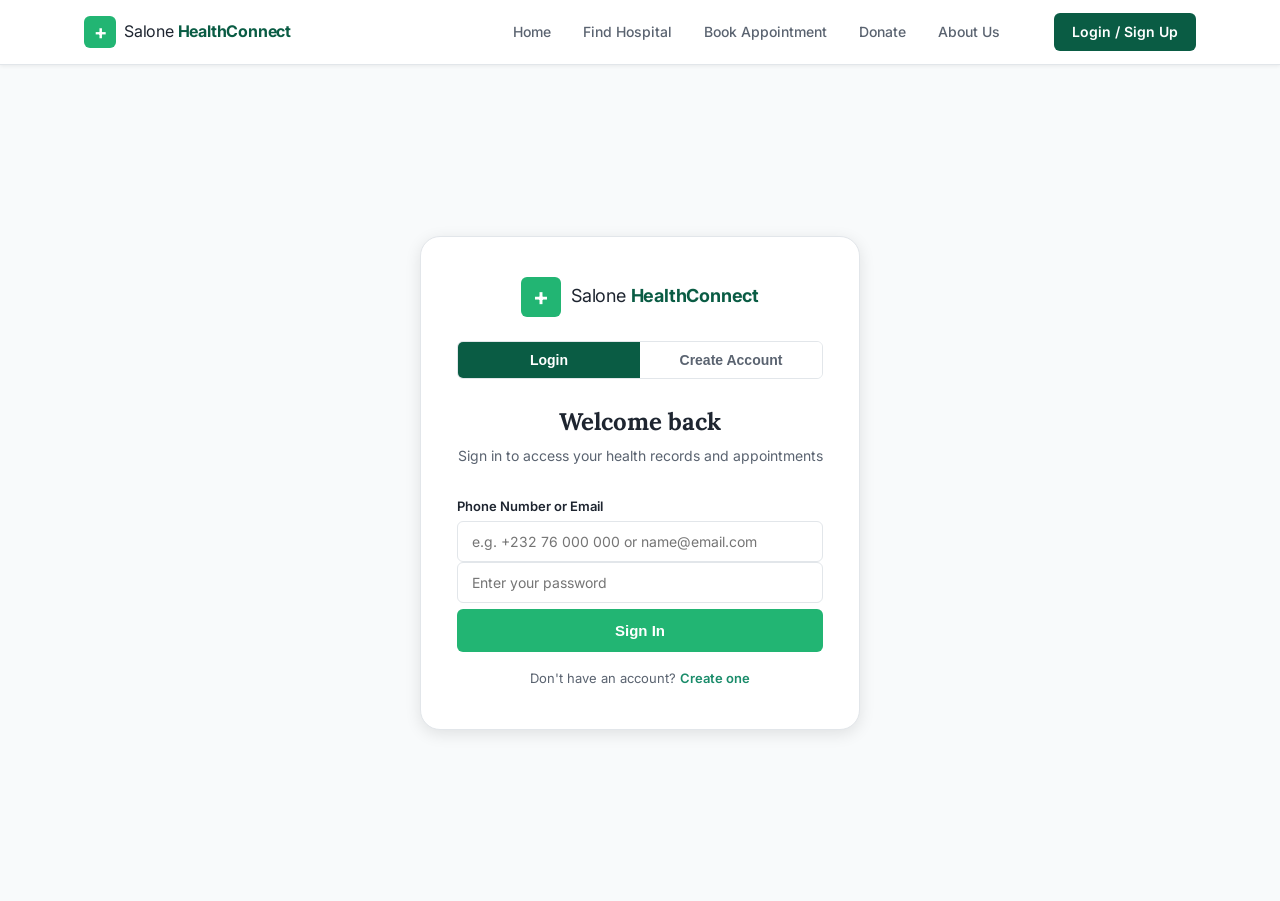
<file: login.html>
<!DOCTYPE html>
<html lang="en">
<head>
  <meta charset="UTF-8">
  <meta name="viewport" content="width=device-width, initial-scale=1.0">
  <title>Login – Salone HealthConnect</title>

  <link rel="stylesheet" href="style.css">

  <link href="https://fonts.googleapis.com/css2?family=Inter:wght@400;500;600;700&family=Lora:wght@600;700&display=swap" rel="stylesheet">
</head>
<body>

  <!-- NAVBAR -->
  <nav class="navbar">
    <div class="nav-inner">

      <a href="index.html" class="brand">
        <span class="brand-cross">+</span>
        <span class="brand-name">Salone <strong>HealthConnect</strong></span>
      </a>

      <ul class="nav-links">
        <li><a href="index.html">Home</a></li>
        <li><a href="hospitals.html">Find Hospital</a></li>
        <li><a href="appointments.html">Book Appointment</a></li>
        <li><a href="donate.html">Donate</a></li>
        <li><a href="about_us.html">About Us</a></li>
      </ul>

      <a href="login.html" class="btn-nav active">
        Login / Sign Up
      </a>

      <button class="hamburger" id="hamburger">
        &#9776;
      </button>

    </div>

    <div class="mobile-menu" id="mobileMenu">
      <a href="index.html">Home</a>
      <a href="hospitals.html">Find Hospital</a>
      <a href="appointments.html">Book Appointment</a>
      <a href="donate.html">Donate</a>
      <a href="about_us.html">About Us</a>
      <a href="login.html" class="active">Login / Sign Up</a>
    </div>
  </nav>

  <!-- LOGIN PAGE -->
  <div class="login-page">

    <div class="login-box">

      <div class="login-logo">
        <span class="brand-cross" style="width:40px;height:40px;font-size:24px;">+</span>
        <span class="brand-name" style="font-size:18px;">
          Salone <strong>HealthConnect</strong>
        </span>
      </div>

      <!-- Tabs -->
      <div class="login-tabs">
        <button class="login-tab active" id="tabLogin" onclick="showLogin()">
          Login
        </button>

        <button class="login-tab" id="tabRegister" onclick="showRegister()">
          Create Account
        </button>
      </div>

      <!-- LOGIN FORM -->
      <div id="loginForm">

        <h2>Welcome back</h2>

        <p class="login-sub">
          Sign in to access your health records and appointments
        </p>

        <div class="login-form">

          <div>
            <label>Phone Number or Email</label>
            <input
            type="text"
            id="loginEmail"
            placeholder="e.g. +232 76 000 000 or name@email.com"
            required>

           <input
            type="password"
            id="loginPassword"
            placeholder="Enter your password"
            required>

           <button type="button"
             class="btn-primary"
             onclick="loginUser()">
             Sign In
            </button>
            
          </div>

          

        </div>

        <p class="login-divider">
          Don't have an account?
          <a href="#" onclick="showRegister(); return false;">
            Create one
          </a>
        </p>

      </div>

      <!-- REGISTER FORM -->
      <div id="registerForm" style="display:none;">

        <h2>Create account</h2>

        <p class="login-sub">
          Join Salone HealthConnect to manage your health
        </p>

        <div class="login-form">

          <div>
            <label>Full Name</label>

            <input
            type="text"
            id="fullName"
            placeholder="e.g. Aminata Bangura"
            required>
          </div>

          <div>
            <label>Phone Number</label>

           <input
           type="tel"
           id="phone"
           placeholder="+232 ..."
           required>
          </div>

          <div>
            <label>Email Address (optional)</label>

            <input
            type="email"
            id="email"
            placeholder="name@email.com">
          </div>

          <div>
            <label>District</label>

            <select class="district-select" required>

              <option value="">
                Select your district
              </option>

              <option>Western Area Urban</option>
              <option>Western Area Rural</option>
              <option>Bo</option>
              <option>Kenema</option>
              <option>Makeni</option>
              <option>Kono</option>
              <option>Port Loko</option>
              <option>Tonkolili</option>

            </select>

          </div>

          <div>
            <label>Password</label>

            <input
            type="password"
            id="registerPassword"
            placeholder="Create a strong password"
            required>
          </div>

          <div>
            <label>Confirm Password</label>

            <input
            type="password"
            id="confirmPassword"
            placeholder="Repeat your password"
            required>
          </div>

          <button
            type="button"
            class="btn-primary"
            onclick="registerUser()">
            Create Account
          </button>

        </div>

        <p class="login-divider">
          Already have an account?

          <a href="#" onclick="showLogin(); return false;">
            Sign in
          </a>
        </p>

      </div>

    </div>

  </div>

  <!-- JAVASCRIPT -->
  <script>

function showLogin() {

    document.getElementById("loginForm").style.display = "block";
    document.getElementById("registerForm").style.display = "none";

    document.getElementById("tabLogin").classList.add("active");
    document.getElementById("tabRegister").classList.remove("active");

}

function showRegister() {

    document.getElementById("loginForm").style.display = "none";
    document.getElementById("registerForm").style.display = "block";

    document.getElementById("tabLogin").classList.remove("active");
    document.getElementById("tabRegister").classList.add("active");

}


// CREATE ACCOUNT
function registerUser() {

    let fullName = document.getElementById("fullName").value;
    let phone = document.getElementById("phone").value;
    let email = document.getElementById("email").value;
    let password = document.getElementById("registerPassword").value;
    let confirmPassword = document.getElementById("confirmPassword").value;

    if (
        fullName === "" ||
        phone === "" ||
        password === ""
    ) {
        alert("Please fill all required fields.");
        return;
    }

    if (password !== confirmPassword) {
        alert("Passwords do not match.");
        return;
    }

    let user = {
        fullName: fullName,
        phone: phone,
        email: email,
        password: password
    };

    localStorage.setItem("user", JSON.stringify(user));

    alert("Account created successfully!");

    showLogin();
}


// LOGIN
function loginUser() {

    let loginEmail = document.getElementById("loginEmail").value;
    let loginPassword = document.getElementById("loginPassword").value;

    let storedUser = JSON.parse(localStorage.getItem("user"));

    if (storedUser == null) {
        alert("No account found. Please create an account.");
        return;
    }

    if (
        (loginEmail === storedUser.email ||
        loginEmail === storedUser.phone)
        &&
        loginPassword === storedUser.password
    ) {

        alert("Login successful!");

        window.location.href = "index.html";

    } else {

        alert("Invalid email/phone or password.");

    }

}


document.getElementById("hamburger").addEventListener("click", function () {

    document.getElementById("mobileMenu").classList.toggle("open");

});

</script>

</body>
</html>
</file>
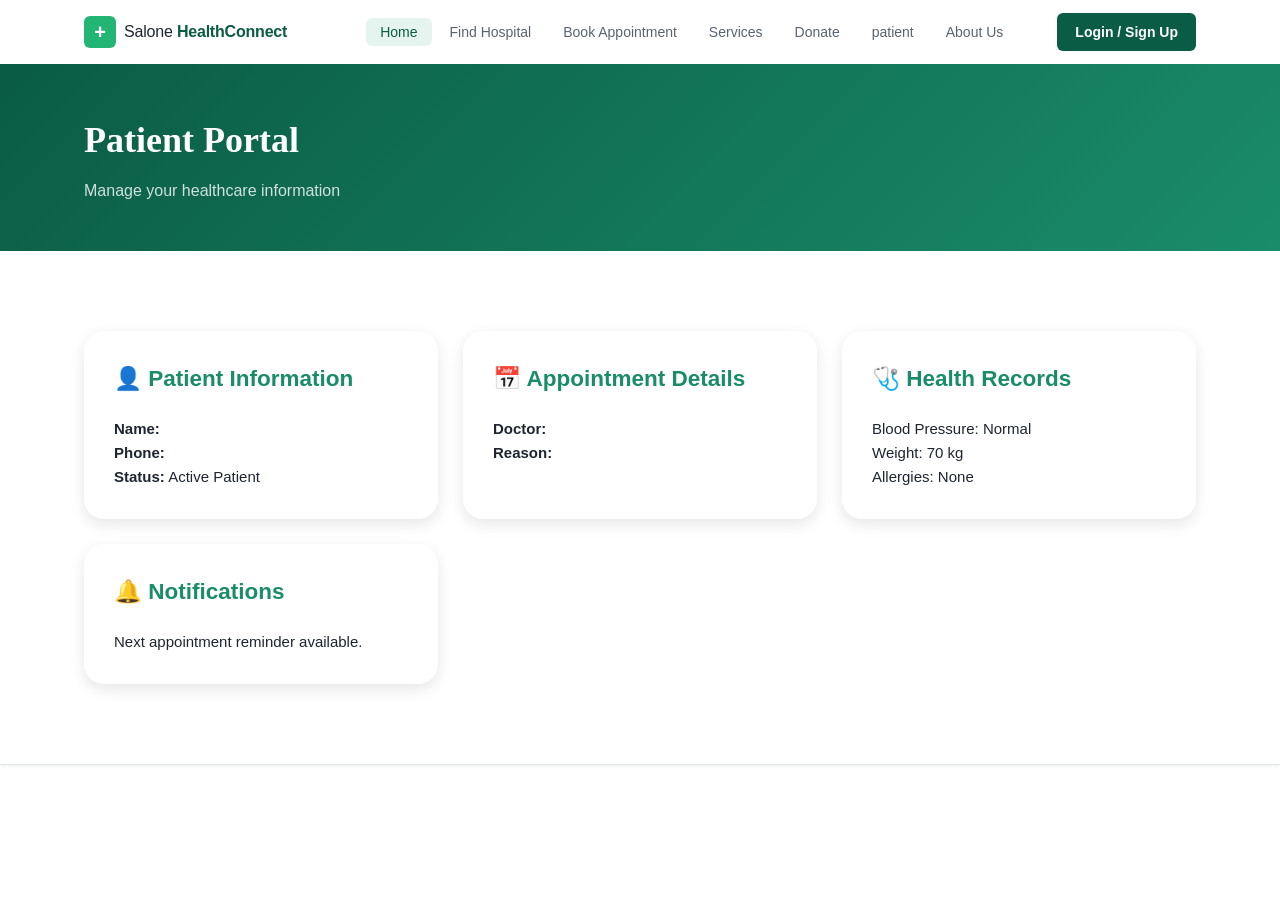
<file: patient-portal.html>
<!DOCTYPE html>
<html lang="en">
<head>
    <meta charset="UTF-8">
    <meta name="viewport" content="width=device-width, initial-scale=1.0">
    <title>Patient Portal - Salone HealthConnect</title>
    <link rel="stylesheet" href="style.css">
</head>
<body>

<!-- NAVIGATION -->
  <nav class="navbar">
    <div class="nav-inner">
      <a href="index.html" class="brand">
        <span class="brand-cross">+</span>
        <span class="brand-name">Salone <strong>HealthConnect</strong></span>
      </a>

      <ul class="nav-links">
        <li><a href="index.html" class="active">Home</a></li>
        <li><a href="hospitals.html">Find Hospital</a></li>
        <li><a href="appointments.html">Book Appointment</a></li>
        <li><a href="service.html">Services</a></li>
        <li><a href="donate.html">Donate</a></li>
        <li><a href="patient-portal.html">patient</a></li>
        <li><a href="about_us.html">About Us</a></li>
      </ul>

      <a href="login.html" class="btn-nav">Login / Sign Up</a>

      <button class="hamburger" id="hamburger">
        &#9776;
      </button>
    </div>
<!-- Header -->
<div class="page-header">
    <div class="container">
        <h1>Patient Portal</h1>
        <p>Manage your healthcare information</p>
    </div>
</div>


<section class="portal-section">
<div class="container">

<div class="portal-grid">

<!-- Patient Information -->
<div class="portal-card">
    <h2>👤 Patient Information</h2>

    <p><strong>Name:</strong> <span id="patientName"></span></p>

    <p><strong>Phone:</strong> <span id="patientPhone"></span></p>

    <p><strong>Status:</strong> Active Patient</p>
</div>


<!-- Appointment -->
<div class="portal-card">
    <h2>📅 Appointment Details</h2>

    <p><strong>Doctor:</strong> <span id="doctor"></span></p>

    <p><strong>Reason:</strong> <span id="reason"></span></p>
</div>


<!-- Health Records -->
<div class="portal-card">
    <h2>🩺 Health Records</h2>

    <p>Blood Pressure: Normal</p>

    <p>Weight: 70 kg</p>

    <p>Allergies: None</p>
</div>


<!-- Notifications -->
<div class="portal-card">
    <h2>🔔 Notifications</h2>

    <p>Next appointment reminder available.</p>
</div>

</div>
<script>

let appointment =
JSON.parse(localStorage.getItem("appointment"));

if(appointment){

document.getElementById("patientName").innerText =
appointment.patientName;

document.getElementById("patientPhone").innerText =
appointment.patientPhone;

document.getElementById("doctor").innerText =
appointment.doctor;

document.getElementById("reason").innerText =
appointment.visitReason;

}

</script>

</body>
</html>
</file>
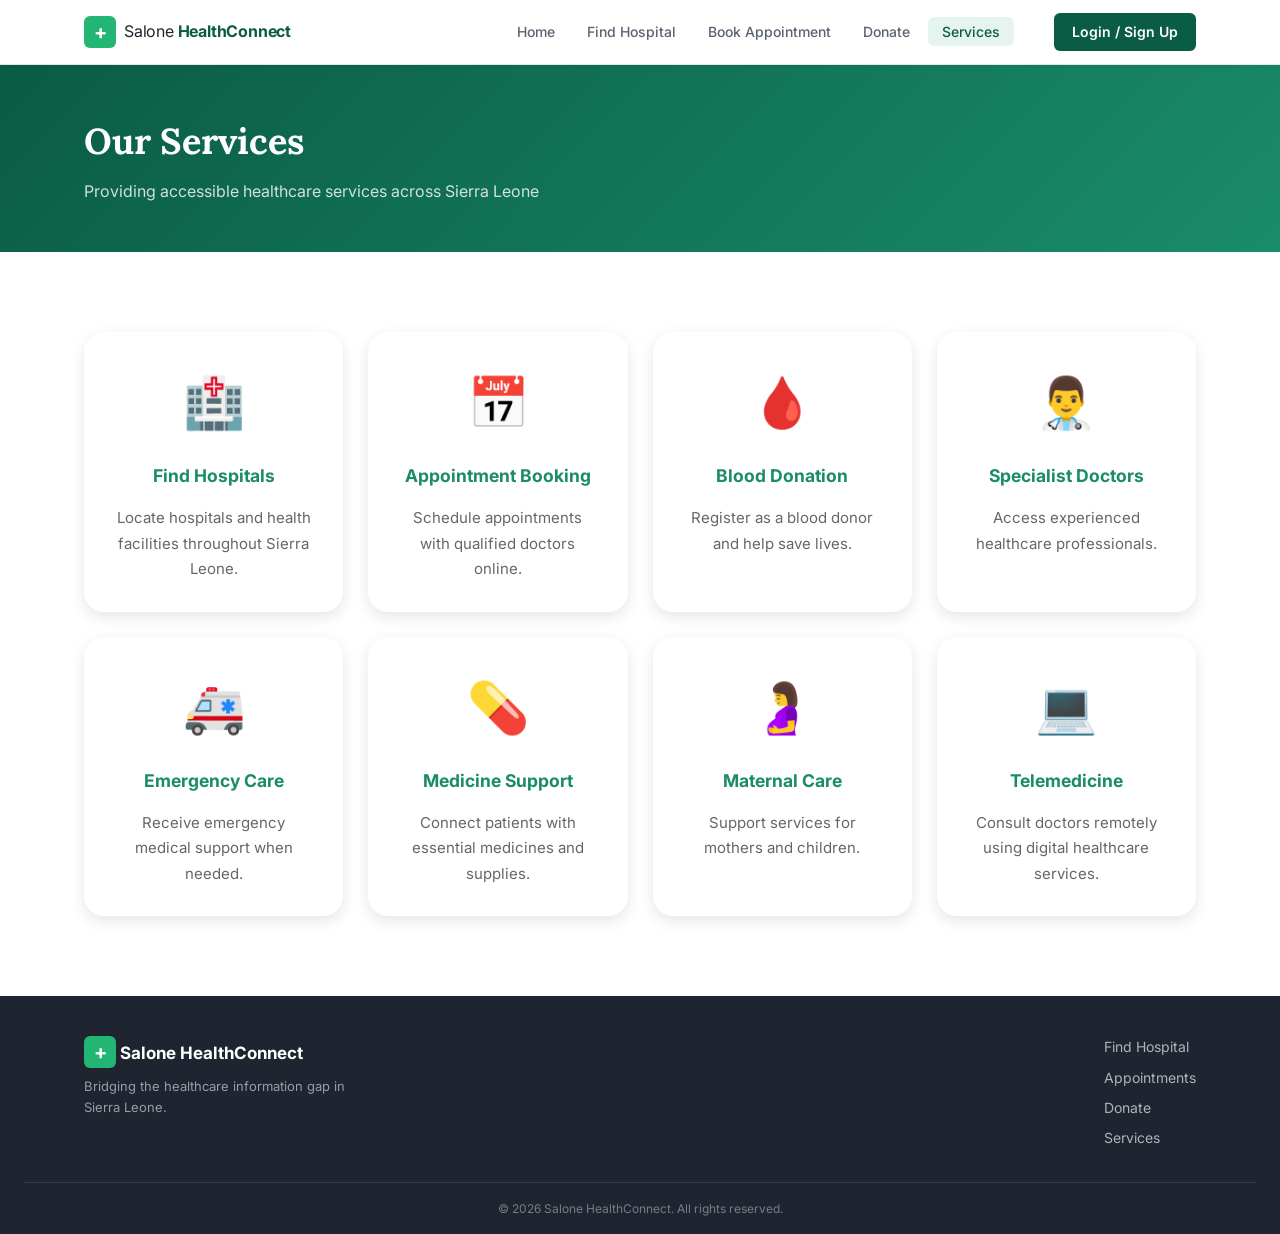
<file: service.html>
<!DOCTYPE html>
<html lang="en">
<head>
    <meta charset="UTF-8">
    <meta name="viewport" content="width=device-width, initial-scale=1.0">
    <title>Our Services – Salone HealthConnect</title>

    <link rel="stylesheet" href="style.css">

    <link href="https://fonts.googleapis.com/css2?family=Inter:wght@400;500;600;700&family=Lora:wght@600;700&display=swap" rel="stylesheet">
</head>
<body>

    <!-- NAVBAR -->
    <nav class="navbar">
        <div class="nav-inner">

            <a href="index.html" class="brand">
                <span class="brand-cross">+</span>
                <span class="brand-name">
                    Salone <strong>HealthConnect</strong>
                </span>
            </a>

            <ul class="nav-links">
                <li><a href="index.html">Home</a></li>
                <li><a href="hospitals.html">Find Hospital</a></li>
                <li><a href="appointments.html">Book Appointment</a></li>
                <li><a href="donate.html">Donate</a></li>
                <li><a href="services.html" class="active">Services</a></li>
            </ul>

            <a href="login.html" class="btn-nav">
                Login / Sign Up
            </a>
        </div>
    </nav>


    <!-- PAGE HEADER -->
    <div class="page-header">
        <div class="container">
            <h1>Our Services</h1>
            <p>
                Providing accessible healthcare services across Sierra Leone
            </p>
        </div>
    </div>


    <!-- SERVICES -->
    <section class="services-section">

        <div class="container">

            <div class="services-grid">

                <div class="service-card">
                    <div class="service-icon">🏥</div>
                    <h3>Find Hospitals</h3>
                    <p>
                        Locate hospitals and health facilities throughout Sierra Leone.
                    </p>
                </div>

                <div class="service-card">
                    <div class="service-icon">📅</div>
                    <h3>Appointment Booking</h3>
                    <p>
                        Schedule appointments with qualified doctors online.
                    </p>
                </div>

                <div class="service-card">
                    <div class="service-icon">🩸</div>
                    <h3>Blood Donation</h3>
                    <p>
                        Register as a blood donor and help save lives.
                    </p>
                </div>

                <div class="service-card">
                    <div class="service-icon">👨‍⚕️</div>
                    <h3>Specialist Doctors</h3>
                    <p>
                        Access experienced healthcare professionals.
                    </p>
                </div>

                <div class="service-card">
                    <div class="service-icon">🚑</div>
                    <h3>Emergency Care</h3>
                    <p>
                        Receive emergency medical support when needed.
                    </p>
                </div>

                <div class="service-card">
                    <div class="service-icon">💊</div>
                    <h3>Medicine Support</h3>
                    <p>
                        Connect patients with essential medicines and supplies.
                    </p>
                </div>

                <div class="service-card">
                    <div class="service-icon">🤰</div>
                    <h3>Maternal Care</h3>
                    <p>
                        Support services for mothers and children.
                    </p>
                </div>

                <div class="service-card">
                    <div class="service-icon">💻</div>
                    <h3>Telemedicine</h3>
                    <p>
                        Consult doctors remotely using digital healthcare services.
                    </p>
                </div>

            </div>

        </div>

    </section>


    <!-- FOOTER -->
    <footer class="footer">
        <div class="container footer-inner">

            <div>
                <p class="brand-name-footer">
                    <span class="brand-cross">+</span>
                    Salone HealthConnect
                </p>

                <p class="footer-desc">
                    Bridging the healthcare information gap in Sierra Leone.
                </p>
            </div>

            <div class="footer-links">
                <a href="hospitals.html">Find Hospital</a>
                <a href="appointments.html">Appointments</a>
                <a href="donate.html">Donate</a>
                <a href="services.html">Services</a>
            </div>

        </div>

        <div class="footer-bottom">
            <p>
                © 2026 Salone HealthConnect. All rights reserved.
            </p>
        </div>
    </footer>

</body>
</html>
</file>
<file: style.css>
/* =============================================
   SALONE HEALTHCONNECT — MAIN STYLESHEET
   ============================================= */

/* --- Reset & Base --- */
*, *::before, *::after {
  box-sizing: border-box;
  margin: 0;
  padding: 0;
}

:root {
  --green-dark:   #0A5C44;
  --green-mid:    #1A8C6A;
  --green-light:  #E6F4EF;
  --green-accent: #22B573;
  --red-emergency:#C0392B;
  --red-light:    #FDECEA;
  --white:        #FFFFFF;
  --off-white:    #F8FAFB;
  --gray-100:     #F1F3F5;
  --gray-200:     #E2E6EA;
  --gray-400:     #9AA3AF;
  --gray-600:     #5A6370;
  --gray-800:     #1E2530;
  --text-main:    #1E2530;
  --text-muted:   #5A6370;
  --border:       #E2E6EA;
  --radius-sm:    6px;
  --radius-md:    12px;
  --radius-lg:    20px;
  --shadow-sm:    0 1px 4px rgba(0,0,0,0.07);
  --shadow-md:    0 4px 16px rgba(0,0,0,0.10);
  --shadow-lg:    0 8px 32px rgba(0,0,0,0.13);
  --font-body:    'Inter', sans-serif;
  --font-display: 'Lora', serif;
}

html { scroll-behavior: smooth; }

body {
  font-family: var(--font-body);
  color: var(--text-main);
  background: var(--white);
  line-height: 1.6;
  font-size: 15px;
}

a { text-decoration: none; color: inherit; }
ul { list-style: none; }
img { max-width: 100%; display: block; }

.container {
  max-width: 1160px;
  margin: 0 auto;
  padding: 0 24px;
}

/* =============================================
   NAVBAR
   ============================================= */
.navbar {
  position: sticky;
  top: 0;
  z-index: 100;
  background: var(--white);
  border-bottom: 1px solid var(--border);
  box-shadow: var(--shadow-sm);
}

.nav-inner {
  max-width: 1160px;
  margin: 0 auto;
  padding: 0 24px;
  height: 64px;
  display: flex;
  align-items: center;
  gap: 32px;
}

.brand {
  display: flex;
  align-items: center;
  gap: 8px;
  flex-shrink: 0;
}

.brand-cross {
  display: inline-flex;
  align-items: center;
  justify-content: center;
  width: 32px;
  height: 32px;
  background: var(--green-accent);
  color: var(--white);
  border-radius: var(--radius-sm);
  font-size: 20px;
  font-weight: 700;
  line-height: 1;
}

.brand-name {
  font-size: 16px;
  color: var(--text-main);
  letter-spacing: -0.2px;
}

.brand-name strong {
  color: var(--green-dark);
}

.nav-links {
  display: flex;
  gap: 4px;
  margin-left: auto;
}

.nav-links a {
  padding: 6px 14px;
  border-radius: var(--radius-sm);
  font-size: 14px;
  font-weight: 500;
  color: var(--text-muted);
  transition: background 0.18s, color 0.18s;
}

.nav-links a:hover,
.nav-links a.active {
  background: var(--green-light);
  color: var(--green-dark);
}

.btn-nav {
  margin-left: 8px;
  padding: 8px 18px;
  background: var(--green-dark);
  color: var(--white);
  border-radius: var(--radius-sm);
  font-size: 14px;
  font-weight: 600;
  white-space: nowrap;
  transition: background 0.18s;
}

.btn-nav:hover {
  background: var(--green-mid);
}

.hamburger {
  display: none;
  background: none;
  border: none;
  font-size: 22px;
  color: var(--text-main);
  cursor: pointer;
  margin-left: auto;
}

.mobile-menu {
  display: none;
  flex-direction: column;
  background: var(--white);
  border-top: 1px solid var(--border);
  padding: 12px 24px 16px;
  gap: 4px;
}

.mobile-menu.open {
  display: flex;
}

.mobile-menu a {
  padding: 10px 12px;
  border-radius: var(--radius-sm);
  font-size: 15px;
  font-weight: 500;
  color: var(--text-main);
  transition: background 0.15s;
}

.mobile-menu a:hover {
  background: var(--green-light);
  color: var(--green-dark);
}

/* =============================================
   BUTTONS
   ============================================= */
.btn-primary {
  display: inline-block;
  padding: 12px 24px;
  background: var(--green-accent);
  color: var(--white);
  border-radius: var(--radius-sm);
  font-size: 15px;
  font-weight: 600;
  border: none;
  cursor: pointer;
  transition: background 0.18s, transform 0.12s;
}

.btn-primary:hover {
  background: var(--green-mid);
  transform: translateY(-1px);
}

.btn-outline {
  display: inline-block;
  padding: 12px 24px;
  background: transparent;
  color: var(--white);
  border: 2px solid rgba(255,255,255,0.7);
  border-radius: var(--radius-sm);
  font-size: 15px;
  font-weight: 600;
  cursor: pointer;
  transition: background 0.18s, border-color 0.18s;
}

.btn-outline:hover {
  background: rgba(255,255,255,0.12);
  border-color: var(--white);
}

.btn-small {
  display: inline-block;
  padding: 7px 16px;
  background: var(--green-light);
  color: var(--green-dark);
  border: none;
  border-radius: var(--radius-sm);
  font-size: 13px;
  font-weight: 600;
  cursor: pointer;
  transition: background 0.15s;
}

.btn-small:hover {
  background: var(--green-accent);
  color: var(--white);
}

.btn-emergency {
  display: inline-block;
  padding: 10px 22px;
  background: var(--red-emergency);
  color: var(--white);
  border-radius: var(--radius-sm);
  font-weight: 700;
  font-size: 15px;
  transition: background 0.15s;
}

.btn-emergency:hover { background: #a93226; }

.btn-emergency-outline {
  display: inline-block;
  padding: 10px 22px;
  background: transparent;
  color: var(--red-emergency);
  border: 2px solid var(--red-emergency);
  border-radius: var(--radius-sm);
  font-weight: 700;
  font-size: 15px;
  transition: background 0.15s, color 0.15s;
}

.btn-emergency-outline:hover {
  background: var(--red-emergency);
  color: var(--white);
}

/* =============================================
   SECTION COMMON
   ============================================= */
.section-title {
  font-family: var(--font-display);
  font-size: 28px;
  font-weight: 700;
  color: var(--text-main);
  margin-bottom: 8px;
}

.section-sub {
  color: var(--text-muted);
  margin-bottom: 32px;
  font-size: 15px;
}

.center-link {
  text-align: center;
  margin-top: 36px;
}

/* =============================================
   HERO
   ============================================= */
.hero {
  background: linear-gradient(135deg, var(--green-dark) 0%, var(--green-mid) 100%);
  color: var(--white);
  padding: 80px 24px 60px;
}

.hero-content {
  max-width: 1160px;
  margin: 0 auto 48px;
}

.hero-eyebrow {
  font-size: 13px;
  font-weight: 600;
  text-transform: uppercase;
  letter-spacing: 0.1em;
  color: var(--green-accent);
  margin-bottom: 14px;
}

.hero-content h1 {
  font-family: var(--font-display);
  font-size: clamp(36px, 6vw, 60px);
  font-weight: 700;
  line-height: 1.1;
  margin-bottom: 20px;
}

.hero-sub {
  font-size: 17px;
  color: rgba(255,255,255,0.85);
  max-width: 520px;
  margin-bottom: 32px;
  line-height: 1.7;
}

.hero-actions {
  display: flex;
  gap: 12px;
  flex-wrap: wrap;
}

.hero-stats {
  max-width: 1160px;
  margin: 0 auto;
  display: flex;
  gap: 16px;
  flex-wrap: wrap;
}

.stat-card {
  background: rgba(255,255,255,0.12);
  border: 1px solid rgba(255,255,255,0.2);
  border-radius: var(--radius-md);
  padding: 20px 28px;
  display: flex;
  flex-direction: column;
  gap: 4px;
  min-width: 140px;
}

.stat-num {
  font-size: 32px;
  font-weight: 700;
  font-family: var(--font-display);
  color: var(--white);
  line-height: 1;
}

.stat-label {
  font-size: 13px;
  color: rgba(255,255,255,0.7);
  font-weight: 500;
}

/* =============================================
   QUICK ACCESS
   ============================================= */
.quick-access {
  background: var(--off-white);
  padding: 64px 24px;
}

.qa-grid {
  display: grid;
  grid-template-columns: repeat(auto-fit, minmax(220px, 1fr));
  gap: 20px;
  margin-top: 32px;
}

.qa-card {
  background: var(--white);
  border: 1px solid var(--border);
  border-radius: var(--radius-md);
  padding: 28px 24px;
  text-align: center;
  transition: box-shadow 0.2s, transform 0.2s, border-color 0.2s;
  display: block;
}

.qa-card:hover {
  box-shadow: var(--shadow-md);
  transform: translateY(-3px);
  border-color: var(--green-accent);
}

.qa-icon {
  font-size: 36px;
  margin-bottom: 14px;
}

.qa-card h3 {
  font-size: 16px;
  font-weight: 700;
  color: var(--text-main);
  margin-bottom: 8px;
}

.qa-card p {
  font-size: 13px;
  color: var(--text-muted);
  line-height: 1.5;
}

/* =============================================
   EMERGENCY BANNER
   ============================================= */
.emergency-banner {
  background: var(--red-light);
  border-top: 3px solid var(--red-emergency);
  border-bottom: 3px solid var(--red-emergency);
  padding: 28px 24px;
}

.emergency-inner {
  display: flex;
  align-items: center;
  gap: 20px;
  flex-wrap: wrap;
}

.emergency-icon {
  font-size: 36px;
  flex-shrink: 0;
}

.emergency-inner h3 {
  font-size: 18px;
  font-weight: 700;
  color: var(--red-emergency);
}

.emergency-inner p {
  font-size: 14px;
  color: var(--text-muted);
}

.emergency-numbers {
  display: flex;
  gap: 10px;
  flex-wrap: wrap;
  margin-left: auto;
}

/* =============================================
   FEATURED HOSPITALS (home)
   ============================================= */
.featured-hospitals {
  padding: 64px 24px;
  background: var(--white);
}

.hospital-grid {
  display: grid;
  grid-template-columns: repeat(auto-fit, minmax(280px, 1fr));
  gap: 20px;
  margin-top: 8px;
}

.hospital-card {
  background: var(--white);
  border: 1px solid var(--border);
  border-radius: var(--radius-md);
  padding: 24px;
  box-shadow: var(--shadow-sm);
  transition: box-shadow 0.2s, transform 0.2s;
  position: relative;
}

.hospital-card:hover {
  box-shadow: var(--shadow-md);
  transform: translateY(-2px);
}

.hospital-status {
  display: inline-block;
  padding: 3px 10px;
  border-radius: 20px;
  font-size: 12px;
  font-weight: 600;
  margin-bottom: 10px;
}

.hospital-status.open {
  background: #D4EDDA;
  color: #1A6632;
}

.hospital-status.closed {
  background: #F8D7DA;
  color: #721C24;
}

.hospital-card h3 {
  font-size: 17px;
  font-weight: 700;
  color: var(--text-main);
  margin-bottom: 4px;
}

.hospital-type {
  font-size: 13px;
  color: var(--text-muted);
  margin-bottom: 10px;
}

.hospital-address,
.hospital-phone {
  font-size: 13px;
  color: var(--gray-600);
  margin-bottom: 6px;
}

.hospital-tags {
  display: flex;
  gap: 6px;
  flex-wrap: wrap;
  margin: 12px 0;
}

.tag {
  display: inline-block;
  padding: 3px 10px;
  background: var(--green-light);
  color: var(--green-dark);
  border-radius: 20px;
  font-size: 11px;
  font-weight: 600;
  text-transform: uppercase;
  letter-spacing: 0.04em;
}

/* =============================================
   PAGE HEADER (inner pages)
   ============================================= */
.page-header {
  background: linear-gradient(135deg, var(--green-dark) 0%, var(--green-mid) 100%);
  color: var(--white);
  padding: 48px 24px;
}

.page-header h1 {
  font-family: var(--font-display);
  font-size: 36px;
  font-weight: 700;
  margin-bottom: 8px;
}

.page-header p {
  font-size: 16px;
  color: rgba(255,255,255,0.8);
}

/* =============================================
   HOSPITAL SEARCH (hospitals.html)
   ============================================= */
.hospital-search-section {
  padding: 40px 24px 64px;
  background: var(--off-white);
}

.search-bar {
  display: flex;
  gap: 10px;
  flex-wrap: wrap;
  background: var(--white);
  border: 1px solid var(--border);
  border-radius: var(--radius-md);
  padding: 16px;
  box-shadow: var(--shadow-sm);
  margin-bottom: 28px;
}

.search-bar input,
.search-bar select {
  flex: 1;
  min-width: 160px;
  padding: 10px 14px;
  border: 1px solid var(--border);
  border-radius: var(--radius-sm);
  font-size: 14px;
  color: var(--text-main);
  background: var(--white);
  outline: none;
  transition: border-color 0.15s;
}

.search-bar input:focus,
.search-bar select:focus {
  border-color: var(--green-accent);
}

/* Map + List Layout */
.map-list-layout {
  display: grid;
  grid-template-columns: 360px 1fr;
  gap: 20px;
  align-items: start;
}

.hospital-list-panel {
  background: var(--white);
  border: 1px solid var(--border);
  border-radius: var(--radius-md);
  overflow-y: auto;
  max-height: 680px;
  padding: 16px;
  box-shadow: var(--shadow-sm);
}

.results-count {
  font-size: 13px;
  color: var(--text-muted);
  margin-bottom: 12px;
  padding-bottom: 10px;
  border-bottom: 1px solid var(--border);
}

.hosp-item {
  padding: 14px;
  border: 1px solid var(--border);
  border-radius: var(--radius-sm);
  margin-bottom: 10px;
  cursor: pointer;
  transition: border-color 0.15s, box-shadow 0.15s, background 0.15s;
}

.hosp-item:hover {
  border-color: var(--green-accent);
  box-shadow: 0 2px 8px rgba(34,181,115,0.12);
}

.hosp-item.active-item {
  border-color: var(--green-accent);
  background: var(--green-light);
}

.hosp-item-top {
  display: flex;
  align-items: center;
  justify-content: space-between;
  gap: 8px;
  margin-bottom: 4px;
}

.hosp-item h4 {
  font-size: 14px;
  font-weight: 700;
  color: var(--text-main);
}

.status-badge {
  display: inline-block;
  padding: 2px 9px;
  border-radius: 20px;
  font-size: 11px;
  font-weight: 600;
  flex-shrink: 0;
}

.status-badge.open  { background: #D4EDDA; color: #1A6632; }
.status-badge.closed { background: #F8D7DA; color: #721C24; }

.hosp-type  { font-size: 12px; color: var(--text-muted); margin-bottom: 4px; }
.hosp-addr  { font-size: 12px; color: var(--gray-600); margin-bottom: 3px; }
.hosp-phone { font-size: 12px; color: var(--gray-600); margin-bottom: 8px; }

.hosp-tags {
  display: flex;
  gap: 5px;
  flex-wrap: wrap;
  margin-bottom: 10px;
}

.map-btn { width: 100%; text-align: center; }

/* Google Map Panel */
.map-panel {
  border-radius: var(--radius-md);
  overflow: hidden;
  border: 1px solid var(--border);
  box-shadow: var(--shadow-sm);
  background: var(--white);
}

.map-label {
  padding: 12px 16px;
  font-size: 13px;
  font-weight: 600;
  color: var(--text-main);
  border-bottom: 1px solid var(--border);
  background: var(--gray-100);
}

.google-map-frame {
  width: 100%;
  height: 580px;
  border: none;
  display: block;
}

.map-note {
  padding: 10px 16px;
  font-size: 12px;
  color: var(--text-muted);
  background: #FFFBEA;
  border-top: 1px solid var(--border);
}

.map-note code {
  background: var(--gray-100);
  padding: 1px 5px;
  border-radius: 3px;
  font-size: 11px;
  color: #D35400;
}

/* =============================================
   APPOINTMENTS (appointments.html)
   ============================================= */
.appointments-section {
  padding: 40px 24px 64px;
  background: var(--off-white);
}

.appt-filters {
  display: flex;
  gap: 10px;
  flex-wrap: wrap;
  background: var(--white);
  border: 1px solid var(--border);
  border-radius: var(--radius-md);
  padding: 16px;
  margin-bottom: 32px;
  box-shadow: var(--shadow-sm);
}

.appt-filters select,
.appt-filters input[type="date"] {
  flex: 1;
  min-width: 160px;
  padding: 10px 14px;
  border: 1px solid var(--border);
  border-radius: var(--radius-sm);
  font-size: 14px;
  color: var(--text-main);
  background: var(--white);
  outline: none;
  transition: border-color 0.15s;
}

.appt-filters select:focus,
.appt-filters input[type="date"]:focus {
  border-color: var(--green-accent);
}

/* Doctor Cards */
.doctors-grid {
  display: grid;
  grid-template-columns: repeat(auto-fill, minmax(320px, 1fr));
  gap: 24px;
}

.doctor-card {
  background: var(--white);
  border: 1px solid var(--border);
  border-radius: var(--radius-md);
  padding: 24px;
  box-shadow: var(--shadow-sm);
  display: flex;
  gap: 18px;
  align-items: flex-start;
  transition: box-shadow 0.2s, transform 0.2s;
}

.doctor-card:hover {
  box-shadow: var(--shadow-md);
  transform: translateY(-2px);
}

.doctor-avatar {
  width: 56px;
  height: 56px;
  border-radius: 50%;
  background: var(--green-mid);
  color: var(--white);
  display: flex;
  align-items: center;
  justify-content: center;
  font-size: 18px;
  font-weight: 700;
  flex-shrink: 0;
}

.doctor-info { flex: 1; min-width: 0; }

.doctor-info h3 {
  font-size: 16px;
  font-weight: 700;
  color: var(--text-main);
  margin-bottom: 6px;
}

.specialty-badge {
  display: inline-block;
  padding: 3px 10px;
  background: var(--green-light);
  color: var(--green-dark);
  border-radius: 20px;
  font-size: 11px;
  font-weight: 700;
  text-transform: uppercase;
  letter-spacing: 0.04em;
  margin-bottom: 8px;
}

.specialty-cardio  { background: #EAF2FF; color: #1A4E8A; }
.specialty-peds    { background: #FFF4E5; color: #8A4A00; }
.specialty-surgery { background: #F9E5E5; color: #8A1A1A; }
.specialty-obgyn   { background: #F5E5F9; color: #6A1A8A; }
.specialty-dent    { background: #E5F9F6; color: #0D6E60; }

.doctor-hospital {
  font-size: 13px;
  color: var(--text-muted);
  margin-bottom: 8px;
}

.doctor-bio {
  font-size: 13px;
  color: var(--gray-600);
  line-height: 1.55;
  margin-bottom: 14px;
}

.doctor-schedule { margin-bottom: 14px; }

.schedule-title {
  font-size: 12px;
  color: var(--text-muted);
  margin-bottom: 8px;
}

.time-slots {
  display: flex;
  flex-wrap: wrap;
  gap: 6px;
}

.time-slot {
  padding: 5px 11px;
  border-radius: var(--radius-sm);
  font-size: 12px;
  font-weight: 500;
  cursor: pointer;
  border: 1px solid transparent;
  transition: all 0.15s;
}

.time-slot.available {
  background: var(--green-light);
  color: var(--green-dark);
  border-color: #B8DDD0;
}

.time-slot.available:hover,
.time-slot.selected {
  background: var(--green-accent);
  color: var(--white);
  border-color: var(--green-accent);
}

.time-slot.booked {
  background: var(--gray-100);
  color: var(--gray-400);
  cursor: not-allowed;
  text-decoration: line-through;
}

.btn-book {
  width: 100%;
  text-align: center;
  margin-top: 4px;
}

/* =============================================
   BOOKING MODAL
   ============================================= */
.modal-overlay {
  display: none;
  position: fixed;
  inset: 0;
  background: rgba(0,0,0,0.45);
  z-index: 200;
  align-items: center;
  justify-content: center;
  padding: 20px;
}

.modal-overlay.show {
  display: flex;
}

.modal {
  background: var(--white);
  border-radius: var(--radius-lg);
  padding: 36px 32px;
  max-width: 480px;
  width: 100%;
  box-shadow: var(--shadow-lg);
  position: relative;
}

.modal-close {
  position: absolute;
  top: 16px;
  right: 18px;
  background: none;
  border: none;
  font-size: 20px;
  color: var(--text-muted);
  cursor: pointer;
  line-height: 1;
}

.modal-close:hover { color: var(--text-main); }

.modal h2 {
  font-family: var(--font-display);
  font-size: 22px;
  font-weight: 700;
  margin-bottom: 6px;
}

.modal-sub {
  font-size: 14px;
  color: var(--text-muted);
  margin-bottom: 24px;
}

.modal-form {
  display: flex;
  flex-direction: column;
  gap: 12px;
}

.modal-form label {
  font-size: 13px;
  font-weight: 600;
  color: var(--text-main);
  margin-bottom: -6px;
}

.modal-form input,
.modal-form textarea {
  padding: 11px 14px;
  border: 1px solid var(--border);
  border-radius: var(--radius-sm);
  font-size: 14px;
  font-family: var(--font-body);
  color: var(--text-main);
  outline: none;
  transition: border-color 0.15s;
  background: var(--white);
}

.modal-form input:focus,
.modal-form textarea:focus {
  border-color: var(--green-accent);
}

.modal-form textarea {
  min-height: 80px;
  resize: vertical;
}

/* =============================================
   DONATE PAGE
   ============================================= */
.donate-section {
  padding: 56px 24px;
  background: var(--off-white);
}

.donate-intro {
  max-width: 640px;
  margin-bottom: 40px;
}

.donate-intro h2 {
  font-family: var(--font-display);
  font-size: 28px;
  font-weight: 700;
  margin-bottom: 10px;
}

.donate-intro p {
  font-size: 15px;
  color: var(--text-muted);
  line-height: 1.7;
}

.donate-tabs {
  display: flex;
  gap: 8px;
  flex-wrap: wrap;
  margin-bottom: 32px;
}

.tab-btn {
  padding: 10px 22px;
  background: var(--white);
  border: 1px solid var(--border);
  border-radius: var(--radius-sm);
  font-size: 14px;
  font-weight: 600;
  color: var(--text-muted);
  cursor: pointer;
  transition: all 0.15s;
}

.tab-btn.active,
.tab-btn:hover {
  background: var(--green-dark);
  color: var(--white);
  border-color: var(--green-dark);
}

.donate-grid {
  display: grid;
  grid-template-columns: repeat(auto-fill, minmax(280px, 1fr));
  gap: 20px;
}

.donate-card {
  background: var(--white);
  border: 1px solid var(--border);
  border-radius: var(--radius-md);
  padding: 28px 24px;
  box-shadow: var(--shadow-sm);
  transition: box-shadow 0.2s, transform 0.2s;
}

.donate-card:hover {
  box-shadow: var(--shadow-md);
  transform: translateY(-2px);
}

.donate-card-icon {
  font-size: 36px;
  margin-bottom: 14px;
}

.donate-card h3 {
  font-size: 17px;
  font-weight: 700;
  margin-bottom: 8px;
}

.donate-card p {
  font-size: 14px;
  color: var(--text-muted);
  line-height: 1.6;
  margin-bottom: 18px;
}

.urgency-badge {
  display: inline-block;
  padding: 3px 10px;
  background: #FFF4E5;
  color: #8A4A00;
  border-radius: 20px;
  font-size: 11px;
  font-weight: 700;
  text-transform: uppercase;
  letter-spacing: 0.05em;
  margin-bottom: 10px;
}

.urgency-badge.urgent {
  background: var(--red-light);
  color: var(--red-emergency);
}

/* Blood type selector */
.blood-types {
  display: flex;
  gap: 8px;
  flex-wrap: wrap;
  margin: 12px 0;
}

.blood-type-btn {
  padding: 6px 14px;
  border: 2px solid var(--border);
  border-radius: var(--radius-sm);
  background: var(--white);
  font-size: 14px;
  font-weight: 700;
  color: var(--text-muted);
  cursor: pointer;
  transition: all 0.15s;
}

.blood-type-btn:hover,
.blood-type-btn.active {
  border-color: var(--red-emergency);
  color: var(--red-emergency);
  background: var(--red-light);
}

/* Donation Form */
.donate-form-section {
  background: var(--white);
  padding: 56px 24px;
}

.donate-form-wrap {
  max-width: 600px;
  margin: 0 auto;
}

.donate-form-wrap h2 {
  font-family: var(--font-display);
  font-size: 26px;
  font-weight: 700;
  margin-bottom: 6px;
}

.donate-form-wrap p {
  color: var(--text-muted);
  margin-bottom: 28px;
}

.form-grid {
  display: grid;
  grid-template-columns: 1fr 1fr;
  gap: 14px;
  margin-bottom: 14px;
}

.form-field {
  display: flex;
  flex-direction: column;
  gap: 5px;
}

.form-field.full { grid-column: 1 / -1; }

.form-field label {
  font-size: 13px;
  font-weight: 600;
  color: var(--text-main);
}

.form-field input,
.form-field select,
.form-field textarea {
  padding: 11px 14px;
  border: 1px solid var(--border);
  border-radius: var(--radius-sm);
  font-size: 14px;
  font-family: var(--font-body);
  color: var(--text-main);
  background: var(--white);
  outline: none;
  transition: border-color 0.15s;
}

.form-field input:focus,
.form-field select:focus,
.form-field textarea:focus {
  border-color: var(--green-accent);
}

/* =============================================
   LOGIN PAGE
   ============================================= */
.login-page {
  min-height: calc(100vh - 64px);
  background: var(--off-white);
  display: flex;
  align-items: center;
  justify-content: center;
  padding: 40px 24px;
}

.login-box {
  background: var(--white);
  border: 1px solid var(--border);
  border-radius: var(--radius-lg);
  padding: 40px 36px;
  width: 100%;
  max-width: 440px;
  box-shadow: var(--shadow-md);
}

.login-logo {
  display: flex;
  align-items: center;
  gap: 10px;
  justify-content: center;
  margin-bottom: 24px;
}

.login-box h2 {
  font-family: var(--font-display);
  font-size: 24px;
  font-weight: 700;
  text-align: center;
  margin-bottom: 4px;
}

.login-sub {
  text-align: center;
  font-size: 14px;
  color: var(--text-muted);
  margin-bottom: 28px;
}

.login-tabs {
  display: flex;
  border: 1px solid var(--border);
  border-radius: var(--radius-sm);
  overflow: hidden;
  margin-bottom: 24px;
}

.login-tab {
  flex: 1;
  padding: 10px;
  background: var(--white);
  border: none;
  font-size: 14px;
  font-weight: 600;
  color: var(--text-muted);
  cursor: pointer;
  transition: all 0.15s;
}

.login-tab.active {
  background: var(--green-dark);
  color: var(--white);
}

.login-form {
  display: flex;
  flex-direction: column;
  gap: 14px;
}

.login-form label {
  display: block;
  font-size: 13px;
  font-weight: 600;
  margin-bottom: 5px;
  color: var(--text-main);
}

.login-form input {
  width: 100%;
  padding: 11px 14px;
  border: 1px solid var(--border);
  border-radius: var(--radius-sm);
  font-size: 14px;
  font-family: var(--font-body);
  color: var(--text-main);
  background: var(--white);
  outline: none;
  transition: border-color 0.15s;
}

.login-form input:focus {
  border-color: var(--green-accent);
}

.login-form .btn-primary {
  width: 100%;
  margin-top: 6px;
  text-align: center;
  padding: 13px;
  font-size: 15px;
}

.login-divider {
  text-align: center;
  font-size: 13px;
  color: var(--text-muted);
  margin-top: 16px;
}

.login-divider a {
  color: var(--green-mid);
  font-weight: 600;
}

.forgot-link {
  text-align: right;
  font-size: 13px;
  color: var(--green-mid);
  font-weight: 500;
  margin-top: -8px;
  display: block;
}

/* =============================================
   FOOTER
   ============================================= */
.footer {
  background: var(--gray-800);
  color: rgba(255,255,255,0.85);
  padding: 40px 24px 0;
}

.footer-inner {
  display: flex;
  justify-content: space-between;
  align-items: flex-start;
  flex-wrap: wrap;
  gap: 24px;
  padding-bottom: 32px;
}

.brand-name-footer {
  font-size: 17px;
  font-weight: 700;
  color: var(--white);
  margin-bottom: 8px;
}

.footer-desc {
  font-size: 13px;
  color: rgba(255,255,255,0.55);
  max-width: 280px;
  line-height: 1.6;
}

.footer-links {
  display: flex;
  flex-direction: column;
  gap: 8px;
}

.footer-links a {
  font-size: 14px;
  color: rgba(255,255,255,0.65);
  transition: color 0.15s;
}

.footer-links a:hover {
  color: var(--white);
}

.footer-bottom {
  border-top: 1px solid rgba(255,255,255,0.1);
  padding: 16px 0;
  text-align: center;
  font-size: 12px;
  color: rgba(255,255,255,0.4);
}

/* =============================================
   RESPONSIVE
   ============================================= */
@media (max-width: 900px) {
  .map-list-layout {
    grid-template-columns: 1fr;
  }
  .google-map-frame {
    height: 360px;
  }
  .hospital-list-panel {
    max-height: 400px;
  }
}

@media (max-width: 768px) {
  .nav-links,
  .btn-nav {
    display: none;
  }
  .hamburger {
    display: block;
  }
  .hero {
    padding: 56px 20px 40px;
  }
  .hero-content h1 {
    font-size: 36px;
  }
  .hero-stats {
    gap: 10px;
  }
  .stat-card {
    min-width: 110px;
    padding: 14px 18px;
  }
  .emergency-inner {
    flex-direction: column;
    align-items: flex-start;
  }
  .emergency-numbers {
    margin-left: 0;
  }
  .doctors-grid {
    grid-template-columns: 1fr;
  }
  .doctor-card {
    flex-direction: column;
    align-items: flex-start;
  }
  .form-grid {
    grid-template-columns: 1fr;
  }
  .login-box {
    padding: 28px 20px;
  }
  .modal {
    padding: 28px 20px;
  }
}

@media (max-width: 480px) {
  .section-title { font-size: 22px; }
  .qa-grid { grid-template-columns: 1fr 1fr; }
  .hospital-grid { grid-template-columns: 1fr; }
  .donate-grid { grid-template-columns: 1fr; }
  .hero-actions { flex-direction: column; }
  .hero-actions .btn-primary,
  .hero-actions .btn-outline { text-align: center; }
}

.district-select{
    width:100%;
    padding:11px 14px;
    border:1px solid var(--border);
    border-radius:var(--radius-sm);
    font-size:14px;
    font-family:var(--font-body);
    color:var(--text-main);
    background:var(--white);
    outline:none;
}

.services-section{
    padding:80px 0;
}

.services-grid{
    display:grid;
    grid-template-columns:repeat(auto-fit,minmax(250px,1fr));
    gap:25px;
}

.service-card{
    background:#fff;
    padding:30px;
    border-radius:20px;
    box-shadow:0 5px 15px rgba(0,0,0,.1);
    text-align:center;
    transition:.3s;
}

.service-card:hover{
    transform:translateY(-8px);
}

.service-icon{
    font-size:50px;
    margin-bottom:20px;
}

.service-card h3{
    margin-bottom:15px;
    color:#1A8C6A;
}

.service-card p{
    color:#666;
    line-height:1.7;
}

.doc-img{
  width:120px;
  height:120px;
  border-radius:50%;
  object-fit:cover;
  display:block;
  margin:0 auto 10px;
}

.doctor-profile-section{
    padding:80px 0;
}

.doctor-profile-card{
    max-width:700px;
    margin:auto;
    background:#fff;
    padding:40px;
    border-radius:20px;
    box-shadow:0 5px 15px rgba(0,0,0,.1);
    text-align:center;
}

.doctor-profile-image{
    width:180px;
    height:180px;
    border-radius:50%;
    object-fit:cover;
    border:5px solid #1A8C6A;
    margin-bottom:20px;
}

.portal-section{
    padding:80px 0;
}

.portal-grid{
    display:grid;
    grid-template-columns:repeat(auto-fit,minmax(300px,1fr));
    gap:25px;
}

.portal-card{
    background:white;
    padding:30px;
    border-radius:20px;
    box-shadow:0 5px 15px rgba(0,0,0,.1);
}

.portal-card h2{
    color:#1A8C6A;
    margin-bottom:20px;
}
</file>
